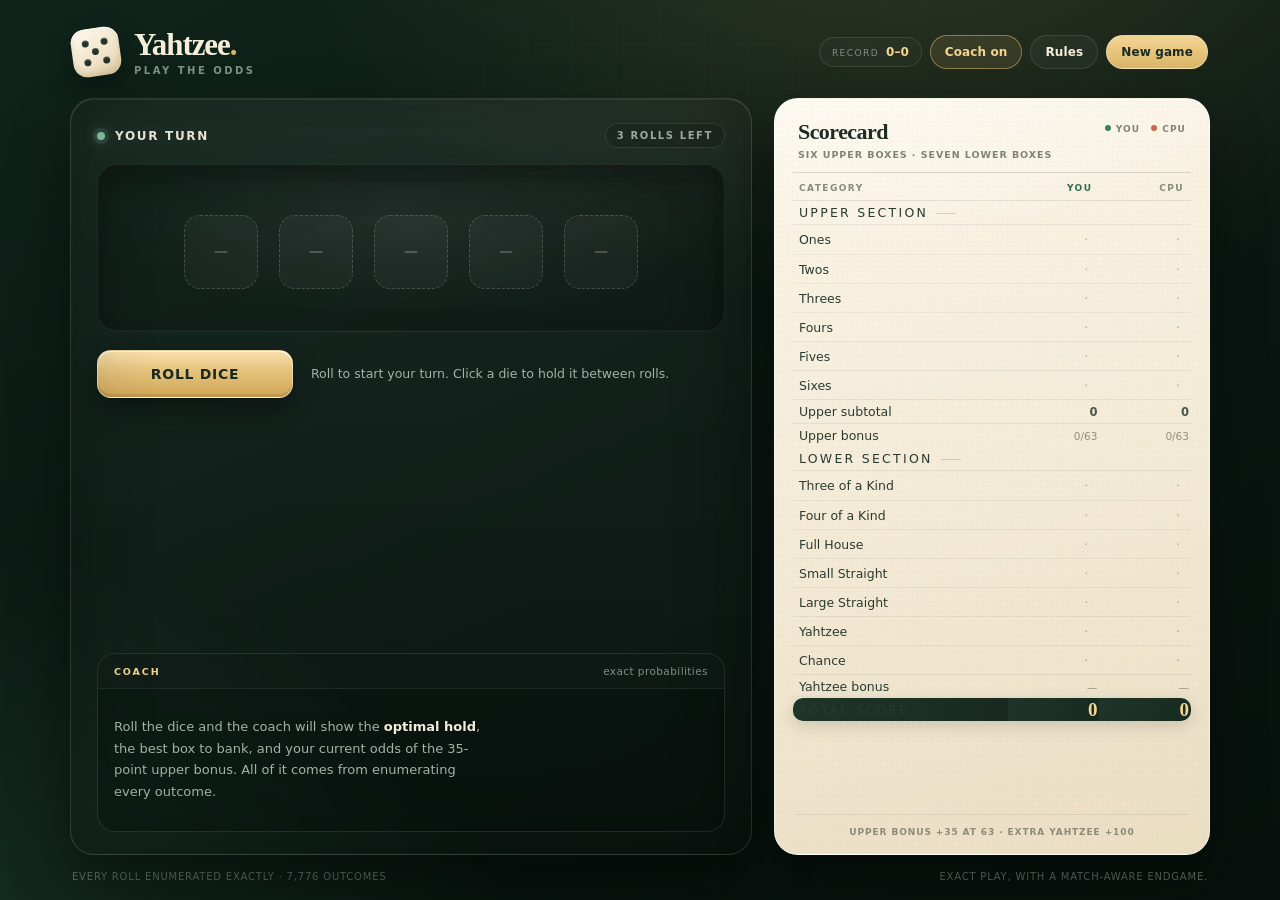
<file: index.html>
<!doctype html>
<html lang="en">
<head>
  <meta charset="utf-8">
  <meta name="viewport" content="width=device-width, initial-scale=1">
  <meta name="theme-color" content="#0b1712">
  <title>Yahtzee — Probability Engine</title>
  <meta name="description" content="Play Yahtzee against a computer that solves every roll with exact probabilities, an exact table for the rest of the game, and a match-aware endgame.">
  <link rel="icon" href="icon.svg" type="image/svg+xml">
  <link rel="stylesheet" href="styles.css">
</head>
<body>
  <div class="ambient" aria-hidden="true"></div>

  <div class="app">
    <header class="masthead">
      <div class="brand">
        <div class="brand-mark" aria-hidden="true">
          <span class="brand-pip bp1"></span>
          <span class="brand-pip bp2"></span>
          <span class="brand-pip bp3"></span>
          <span class="brand-pip bp4"></span>
          <span class="brand-pip bp5"></span>
        </div>
        <div class="brand-text">
          <h1>Yahtzee<span class="dot">.</span></h1>
          <p>Play the odds</p>
        </div>
      </div>

      <div class="masthead-actions">
        <div class="record" id="record" title="Your results this browser">
          <span class="record-label">Record</span>
          <span id="recordValue">0–0</span>
        </div>
        <button class="chip-btn" id="coachBtn" type="button" aria-pressed="true">Coach on</button>
        <button class="chip-btn" id="rulesBtn" type="button">Rules</button>
        <button class="chip-btn chip-primary" id="newBtn" type="button">New game</button>
      </div>
    </header>

    <main class="table">
      <section class="stage" aria-label="Play area">
        <div class="turn-head">
          <div class="turn-who">
            <span class="status-dot" id="statusDot"></span>
            <span id="turnName" aria-live="polite">Your turn</span>
          </div>
          <span class="rolls" id="rollsBadge">3 rolls</span>
        </div>

        <div class="dice-tray" id="diceTray" role="group" aria-label="Dice"></div>

        <div class="play-controls">
          <button id="rollBtn" class="roll-btn" type="button">Roll dice</button>
          <p class="prompt" id="prompt">Roll to start your turn. Click a die to hold it.</p>
        </div>

        <div class="insight" id="insight">
          <div class="insight-head">
            <span class="insight-tag" id="insightTag">Coach</span>
            <span class="insight-note" id="insightNote">exact probabilities</span>
          </div>
          <div class="insight-body" id="insightBody"></div>
        </div>
      </section>

      <aside class="score-panel" aria-label="Scorecard">
        <div class="scorecard-title">
          <div>
            <h2>Scorecard</h2>
            <p>Six upper boxes · seven lower boxes</p>
          </div>
          <div class="mini-legend" aria-hidden="true">
            <span class="legend-you">You</span>
            <span class="legend-cpu">CPU</span>
          </div>
        </div>
        <div class="scorecard-scroll">
          <table class="scorecard" id="scorecard">
            <thead>
              <tr>
                <th class="cat-col">Category</th>
                <th>You</th>
                <th>CPU</th>
              </tr>
            </thead>
            <tbody id="scoreBody"></tbody>
          </table>
        </div>
        <p class="scorecard-foot">Upper bonus +35 at 63 · extra Yahtzee +100</p>
      </aside>
    </main>

    <footer class="footer">
      <span>Every roll enumerated exactly · 7,776 outcomes</span>
      <span class="footer-right" id="recordNote">Exact play, with a match-aware endgame.</span>
    </footer>
  </div>

  <div class="sr-only" id="live" aria-live="polite"></div>

  <div class="loading" id="loading">
    <div class="loading-die" aria-hidden="true">
      <span></span><span></span><span></span><span></span><span></span>
    </div>
    <p>Solving the dice…</p>
  </div>

  <!-- Rules -->
  <div class="modal" id="rulesModal" hidden>
    <div class="modal-card rules-card" role="dialog" aria-modal="true" aria-labelledby="rulesTitle">
      <button class="modal-close" type="button" data-close="rulesModal" aria-label="Close rules">×</button>
      <p class="eyebrow">How to play</p>
      <h2 id="rulesTitle">The scorecard</h2>

      <div class="rules-grid">
        <section>
          <h3>Upper section</h3>
          <p><strong>Ones through Sixes.</strong> Score the sum of all dice showing that number. Reach <strong>63</strong> or more across the six upper boxes to earn the <strong>35-point upper bonus</strong>.</p>

          <h3>Lower section</h3>
          <ul>
            <li><b>Three of a Kind</b> — three or more alike: sum of all five dice.</li>
            <li><b>Four of a Kind</b> — four or more alike: sum of all five dice.</li>
            <li><b>Full House</b> — three of one number and two of another: <b>25</b>.</li>
            <li><b>Small Straight</b> — four dice in sequence: <b>30</b>.</li>
            <li><b>Large Straight</b> — five dice in sequence: <b>40</b>.</li>
            <li><b>Yahtzee</b> — five of a kind: <b>50</b>.</li>
            <li><b>Chance</b> — sum of all five dice.</li>
          </ul>
        </section>

        <section>
          <h3>Bonuses</h3>
          <p><strong>Upper bonus.</strong> 35 points when the upper section totals 63 or more.</p>
          <p><strong>Yahtzee bonus.</strong> After the Yahtzee box has been scored for 50, every extra five-of-a-kind is worth <strong>+100</strong>. A five-of-a-kind also counts as a full house (joker rule), and you may bank it in any open box.</p>
          <p class="rule-note">You get three rolls each turn. Hold any dice between rolls, then bank the result in one open box. You may stop and bank after any roll.</p>

          <h3>The opponent</h3>
          <p>The computer does not guess. It enumerates every distinct outcome of every remaining roll, solves each turn backwards by dynamic programming, and through round 11 scores into the box that maximises its expected final total. The value of the boxes it has left comes from a precomputed exact table over every reachable scorecard state.</p>
          <p>In the final two rounds it switches to <b>Match-W</b>. With both scorecards tracked, it maximises <b>P(win) + 0.5 × P(tie)</b> instead of average score, assuming you finish with the exact expected-score policy. It still enumerates every dice outcome on its own turn exactly.</p>
          <p class="rule-note">Early play maximises the exact <b>254.14</b> expected score; the endgame protects or chases the match.</p>
        </section>
      </div>

      <button class="btn-ghost-wide" type="button" data-close="rulesModal">Got it</button>
    </div>
  </div>

  <!-- Game over -->
  <div class="modal" id="overModal" hidden>
    <div class="modal-card over-card" role="dialog" aria-modal="true" aria-labelledby="overTitle">
      <p class="eyebrow" id="overEyebrow">Final scores</p>
      <h2 id="overTitle">You win.</h2>
      <div class="final-scores" id="finalScores"></div>
      <div class="final-detail" id="finalDetail"></div>
      <div class="over-actions">
        <button class="btn-gold" type="button" id="playAgain">Play again</button>
        <button class="btn-ghost-wide" type="button" data-close="overModal">Look at the board</button>
      </div>
    </div>
  </div>

  <script src="src/optimal-table.js"></script>
  <script src="src/engine.js"></script>
  <script src="src/match-solver.js"></script>
  <script src="src/app.js"></script>
</body>
</html>
</file>
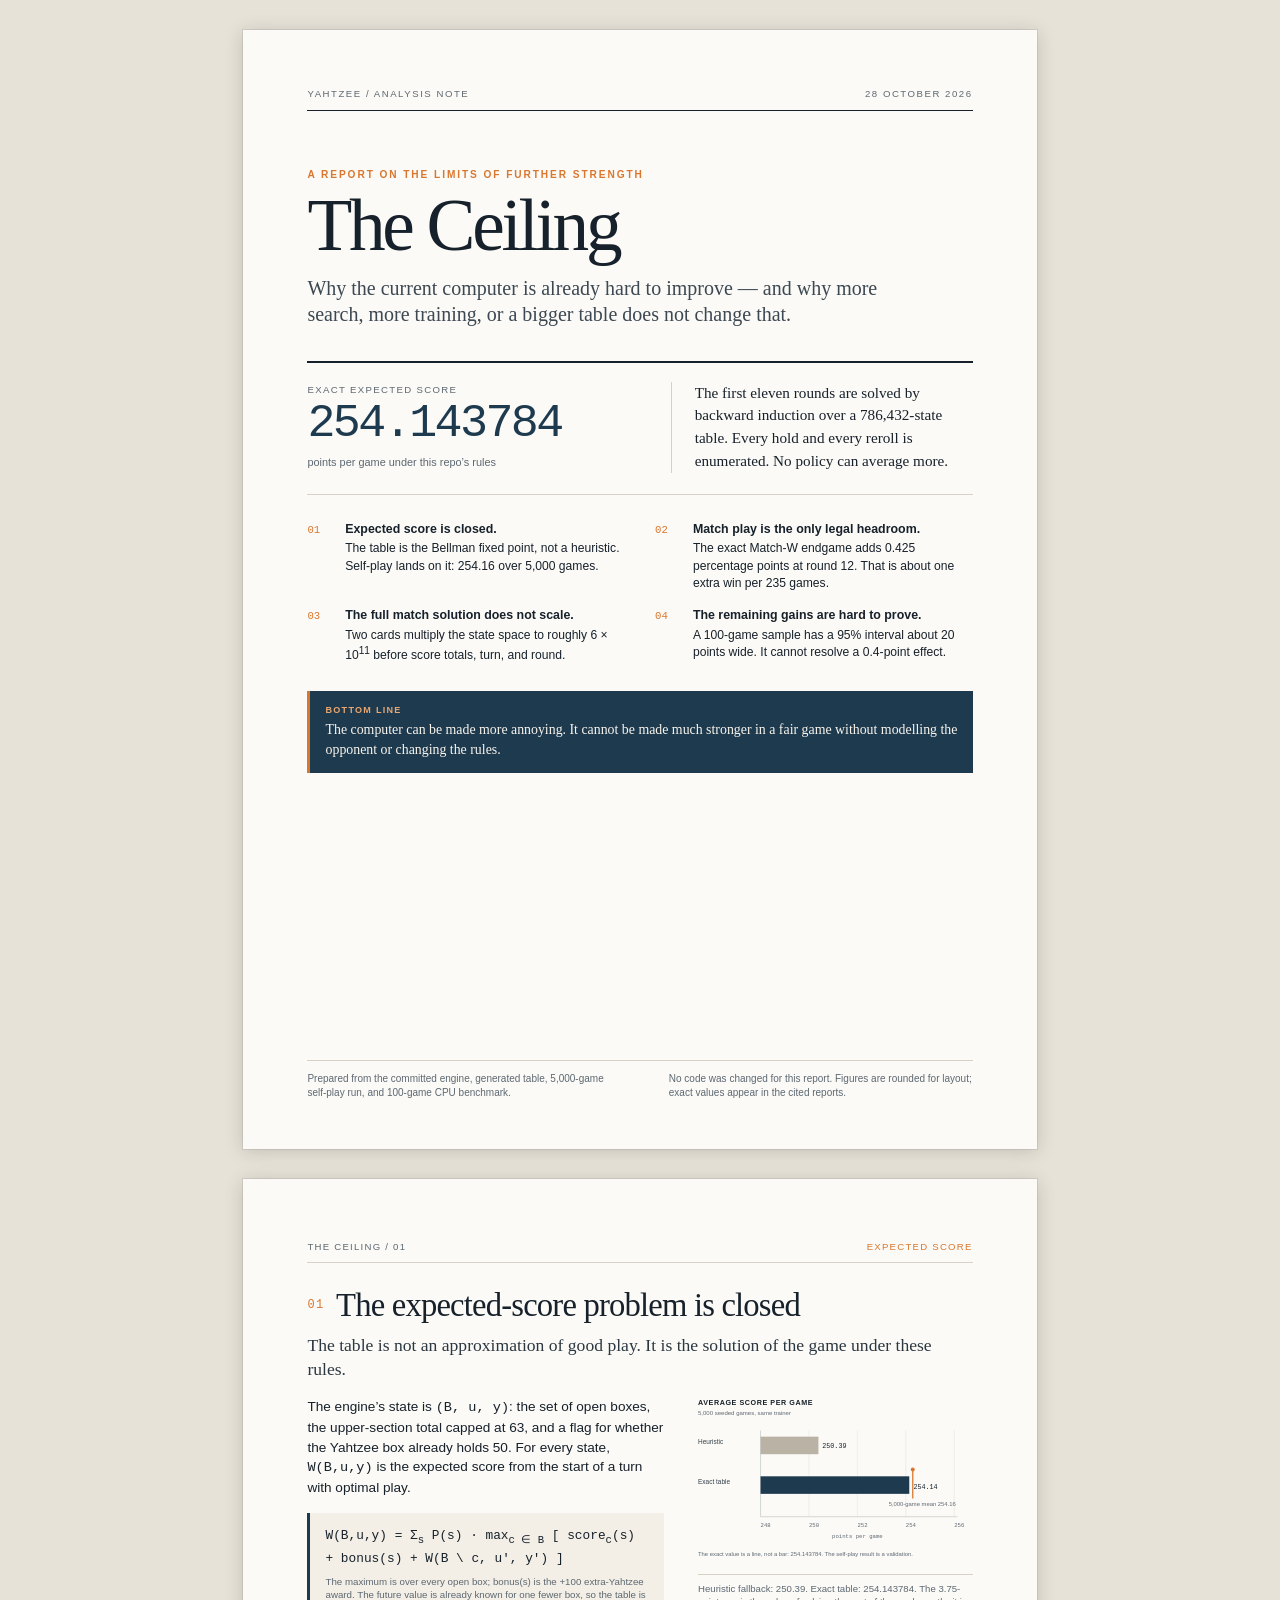
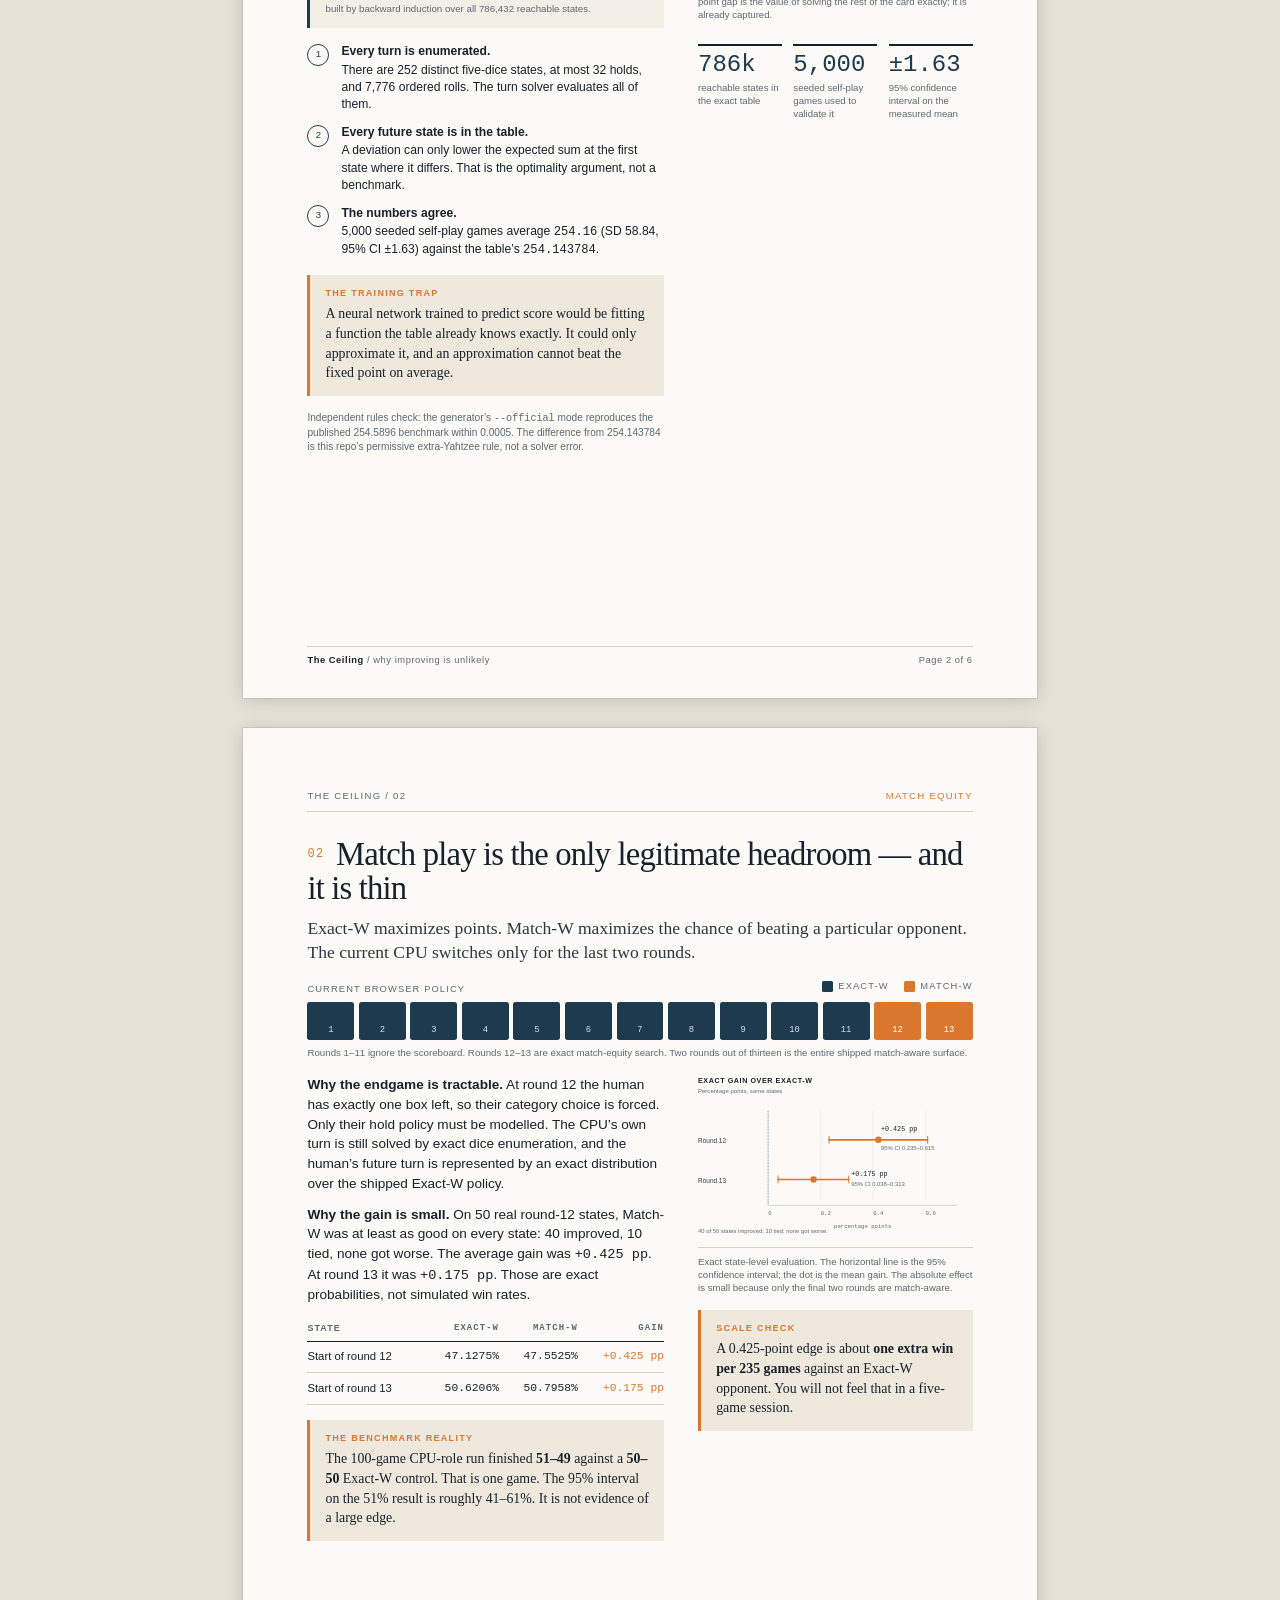
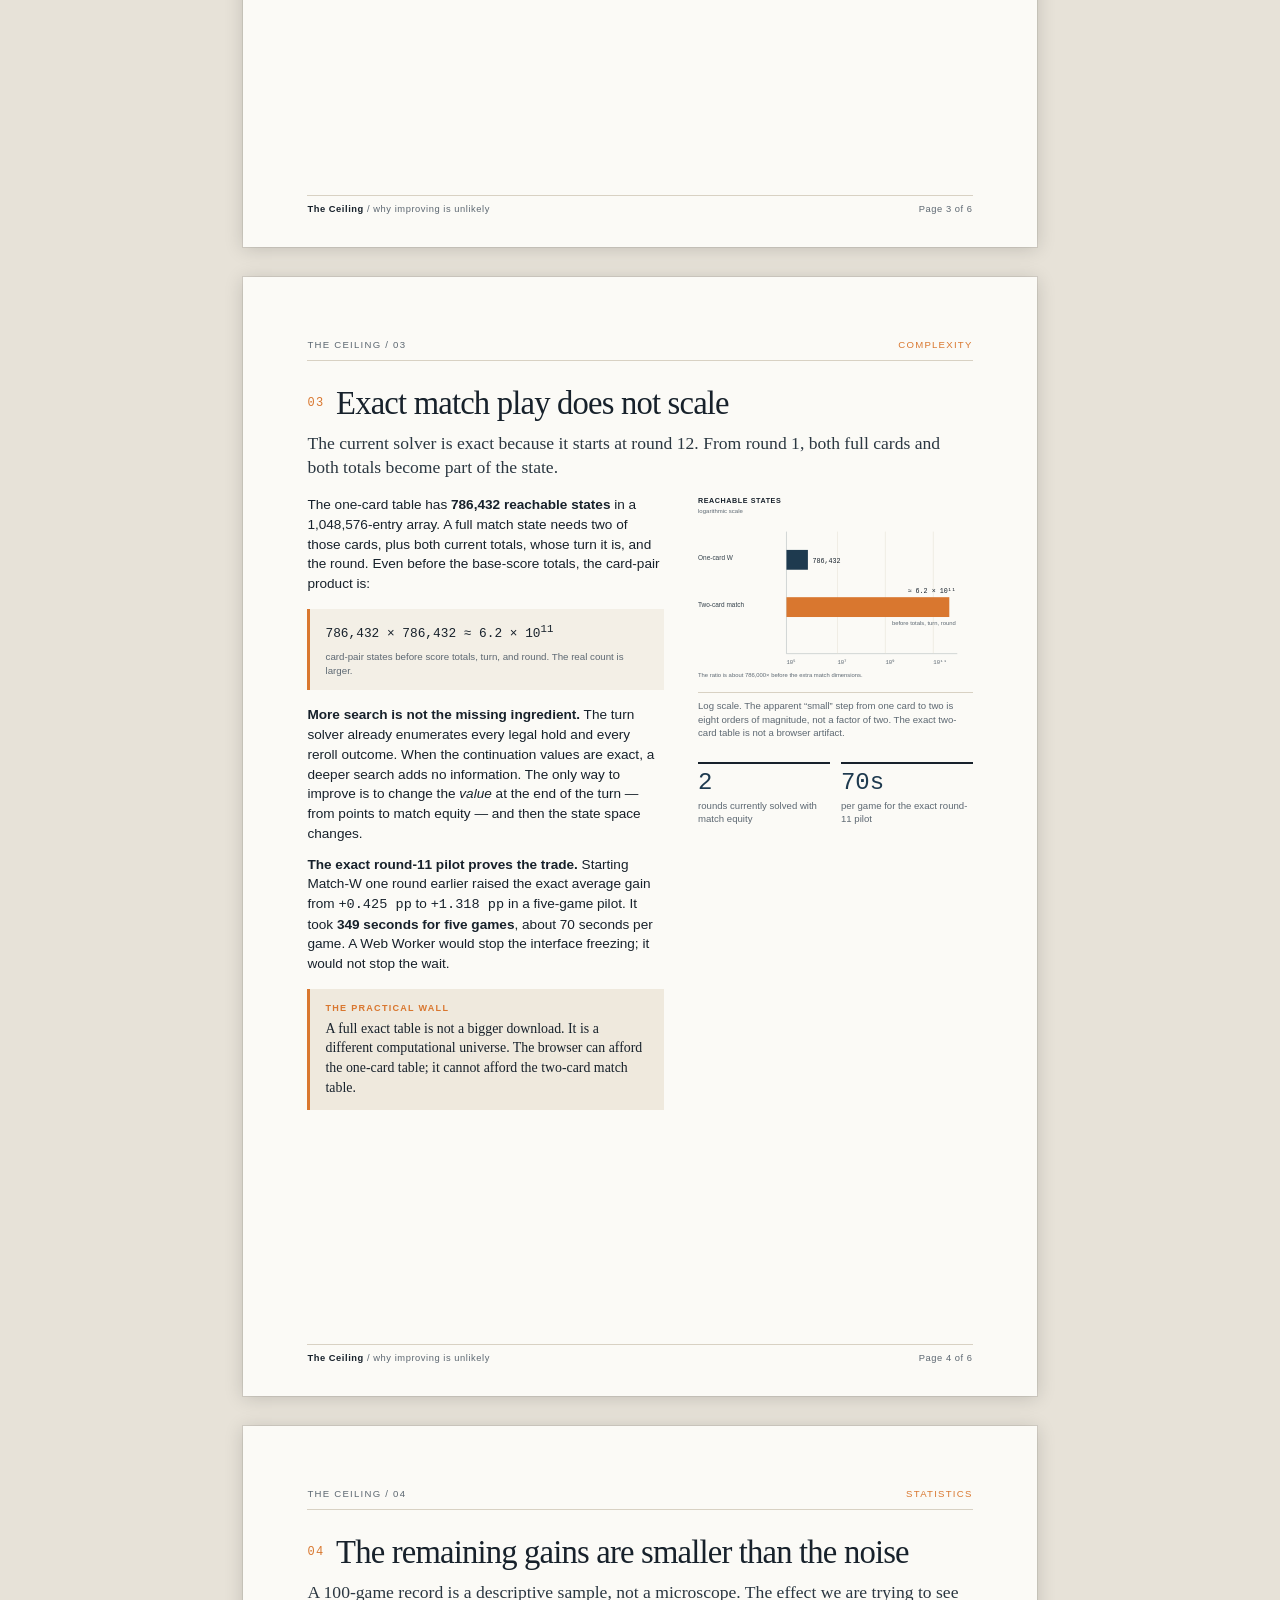
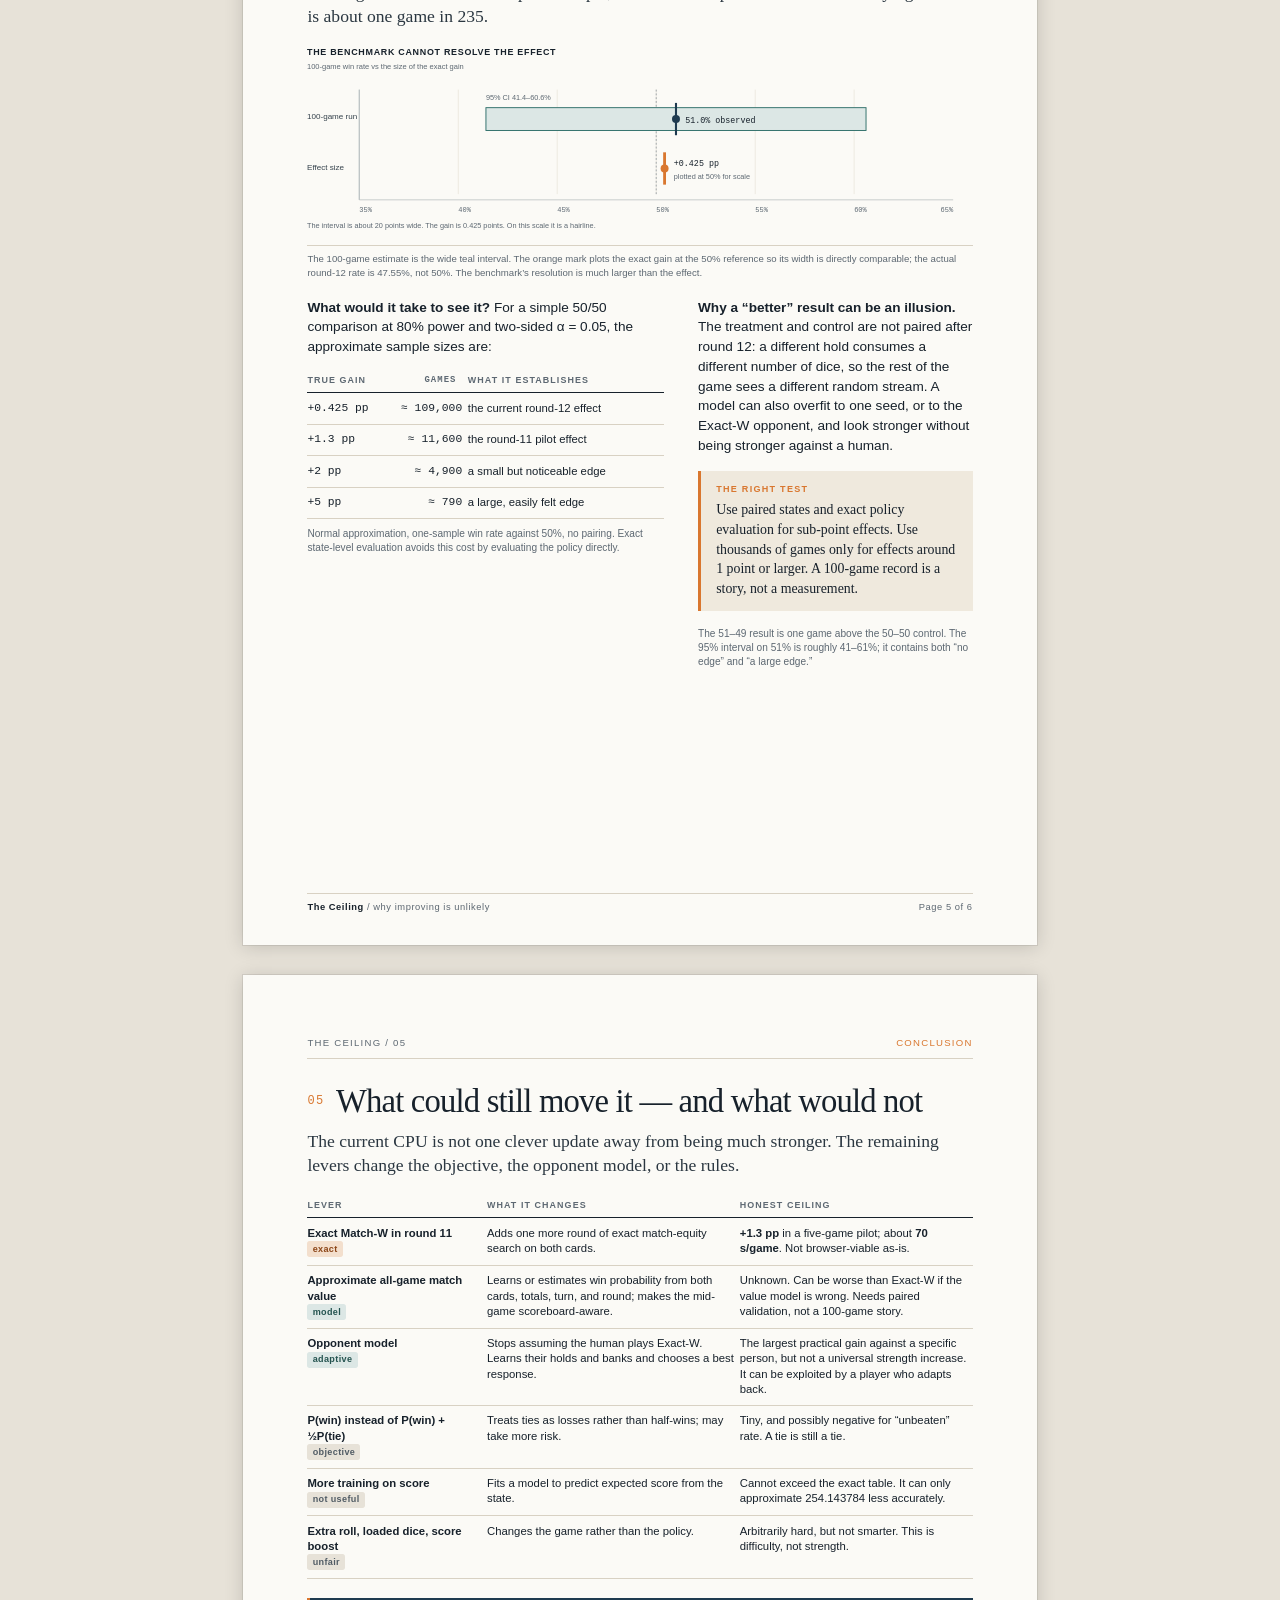
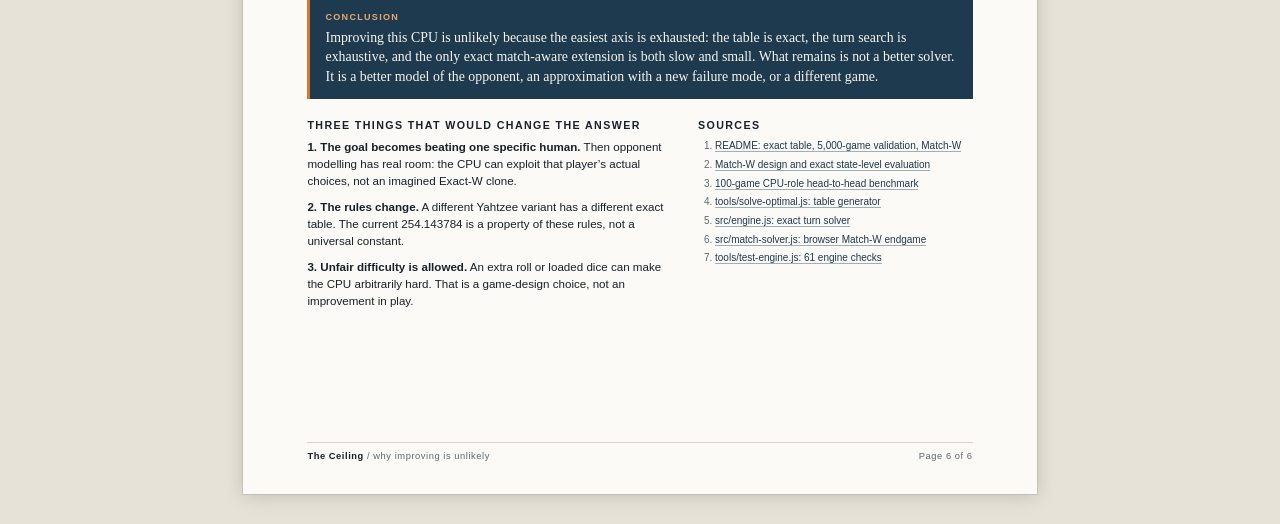
<file: reports/why-improving-is-unlikely.html>
<!doctype html>
<html lang="en">
<head>
<meta charset="utf-8">
<meta name="viewport" content="width=device-width, initial-scale=1">
<title>The Ceiling — Why the Yahtzee CPU Is Hard to Improve</title>
<style>
  :root {
    --ink: #17212b;
    --muted: #5d6872;
    --paper: #fbfaf6;
    --line: #d8d1c3;
    --soft: #efe9dd;
    --accent: #d9772f;
    --accent-soft: #f3dfcd;
    --navy: #1e3a4f;
    --teal: #2f6f6a;
    --red: #a4483f;
  }
  * { box-sizing: border-box; }
  html, body { margin: 0; padding: 0; }
  body {
    background: #e7e2d8;
    color: var(--ink);
    font-family: "Segoe UI", "Helvetica Neue", Arial, sans-serif;
    font-size: 10.2pt;
    line-height: 1.45;
    -webkit-print-color-adjust: exact;
    print-color-adjust: exact;
  }
  .page {
    position: relative;
    width: 210mm;
    height: 296mm;
    padding: 16mm 17mm 21mm;
    margin: 8mm auto;
    background: var(--paper);
    box-shadow: 0 2px 18px rgba(0, 0, 0, 0.16);
    overflow: hidden;
    page-break-after: always;
  }
  .page:last-child { page-break-after: auto; }
  .page-head {
    display: flex;
    align-items: baseline;
    justify-content: space-between;
    border-bottom: 0.5pt solid var(--line);
    padding-bottom: 2.2mm;
    margin-bottom: 7mm;
    color: var(--muted);
    font-size: 7.2pt;
    letter-spacing: 0.13em;
    text-transform: uppercase;
  }
  .page-head .right { color: var(--accent); }
  .page-foot {
    position: absolute;
    left: 17mm;
    right: 17mm;
    bottom: 8mm;
    display: flex;
    align-items: baseline;
    justify-content: space-between;
    border-top: 0.5pt solid var(--line);
    padding-top: 2mm;
    color: var(--muted);
    font-size: 7pt;
    letter-spacing: 0.06em;
  }
  .page-foot strong { color: var(--ink); font-weight: 600; }
  .kicker {
    color: var(--accent);
    font-size: 7.6pt;
    font-weight: 700;
    letter-spacing: 0.19em;
    text-transform: uppercase;
    margin: 0 0 2.5mm;
  }
  h1, h2, h3, p, blockquote { margin-top: 0; }
  h1 {
    font-family: Georgia, "Times New Roman", serif;
    font-weight: 400;
    font-size: 49pt;
    line-height: 0.92;
    letter-spacing: -0.045em;
    margin: 0 0 4mm;
  }
  h2 {
    font-family: Georgia, "Times New Roman", serif;
    font-weight: 400;
    font-size: 24.5pt;
    line-height: 1.03;
    letter-spacing: -0.025em;
    margin: 0 0 3mm;
  }
  h2 .num {
    display: inline-block;
    color: var(--accent);
    font-family: "Cascadia Mono", Consolas, monospace;
    font-size: 9pt;
    letter-spacing: 0.12em;
    vertical-align: 6pt;
    margin-right: 3mm;
  }
  h3 {
    font-size: 8pt;
    font-weight: 700;
    letter-spacing: 0.13em;
    text-transform: uppercase;
    margin: 0 0 1.5mm;
  }
  .lede {
    font-family: Georgia, "Times New Roman", serif;
    font-size: 13.2pt;
    line-height: 1.36;
    color: #2b3741;
    margin-bottom: 4mm;
  }
  p { margin-bottom: 2.5mm; }
  strong { font-weight: 650; }
  em { font-style: italic; }
  .muted { color: var(--muted); }
  .mono {
    font-family: "Cascadia Mono", Consolas, monospace;
    font-variant-numeric: tabular-nums;
  }
  .small { font-size: 8.7pt; }
  .tiny { font-size: 7.6pt; line-height: 1.38; }
  .rule { border: 0; border-top: 0.5pt solid var(--line); margin: 4mm 0; }
  .accent { color: var(--accent); }
  .navy { color: var(--navy); }
  .red { color: var(--red); }

  /* Cover */
  .cover { padding-top: 15mm; }
  .cover-top {
    display: flex;
    justify-content: space-between;
    color: var(--muted);
    font-size: 7.2pt;
    letter-spacing: 0.16em;
    text-transform: uppercase;
    padding-bottom: 2.5mm;
    border-bottom: 0.8pt solid var(--ink);
  }
  .cover-top .accent { color: var(--accent); }
  .cover .kicker { margin-top: 15mm; }
  .cover h1 { font-size: 55pt; margin-bottom: 4mm; }
  .dek {
    font-family: Georgia, "Times New Roman", serif;
    font-size: 15pt;
    line-height: 1.3;
    color: #3c4852;
    max-width: 158mm;
    margin-bottom: 9mm;
  }
  .hero-grid {
    display: grid;
    grid-template-columns: 1.05fr 0.95fr;
    gap: 8mm;
    align-items: stretch;
    border-top: 2pt solid var(--ink);
    border-bottom: 0.5pt solid var(--line);
    padding: 5mm 0 5.5mm;
    margin-bottom: 7mm;
  }
  .hero-number { display: flex; flex-direction: column; justify-content: center; }
  .hero-label {
    color: var(--muted);
    font-size: 7.2pt;
    letter-spacing: 0.14em;
    text-transform: uppercase;
    margin-bottom: 1mm;
  }
  .hero-value {
    font-family: "Cascadia Mono", Consolas, monospace;
    font-size: 35pt;
    line-height: 1;
    letter-spacing: -0.055em;
    color: var(--navy);
    white-space: nowrap;
  }
  .hero-note { color: var(--muted); font-size: 8.2pt; margin-top: 2mm; }
  .hero-copy {
    border-left: 0.5pt solid var(--line);
    padding-left: 6mm;
    display: flex;
    flex-direction: column;
    justify-content: center;
  }
  .hero-copy p { font-family: Georgia, "Times New Roman", serif; font-size: 11.4pt; line-height: 1.5; margin: 0; }
  .findings {
    display: grid;
    grid-template-columns: 1fr 1fr;
    gap: 4mm 8mm;
    margin-bottom: 7mm;
  }
  .finding { display: grid; grid-template-columns: 8mm 1fr; gap: 2mm; }
  .finding .n {
    color: var(--accent);
    font-family: "Cascadia Mono", Consolas, monospace;
    font-size: 8pt;
    padding-top: 0.5mm;
  }
  .finding p { font-size: 9.1pt; line-height: 1.42; margin: 0; }
  .finding strong { display: block; margin-bottom: 0.5mm; font-size: 9.3pt; }
  .cover-bottom {
    position: absolute;
    left: 17mm;
    right: 17mm;
    bottom: 13mm;
    display: flex;
    justify-content: space-between;
    gap: 12mm;
    border-top: 0.5pt solid var(--line);
    padding-top: 3mm;
    color: var(--muted);
    font-size: 7.5pt;
    line-height: 1.4;
  }
  .cover-bottom p { margin: 0; max-width: 88mm; }

  /* Grids */
  .cols {
    display: grid;
    grid-template-columns: 1.13fr 0.87fr;
    gap: 9mm;
    align-items: start;
  }
  .cols-wide { grid-template-columns: 1fr 0.72fr; }
  .stack > * + * { margin-top: 3mm; }
  .chart { margin: 0; }
  .chart svg { display: block; width: 100%; height: auto; }
  .chart figcaption {
    color: var(--muted);
    font-size: 7.2pt;
    line-height: 1.38;
    border-top: 0.5pt solid var(--line);
    padding-top: 1.8mm;
    margin-top: 1.5mm;
  }
  .svg-title { fill: var(--ink); font-size: 9.4px; font-weight: 700; letter-spacing: 0.08em; text-transform: uppercase; }
  .svg-sub { fill: var(--muted); font-size: 7.9px; }
  .svg-label { fill: #34414b; font-size: 8.5px; }
  .svg-num { fill: var(--ink); font-family: "Cascadia Mono", Consolas, monospace; font-size: 8.8px; }
  .svg-note { fill: var(--muted); font-size: 7.7px; }
  .svg-tick { fill: var(--muted); font-family: "Cascadia Mono", Consolas, monospace; font-size: 7.4px; }
  .svg-axis { stroke: #aeb5b8; stroke-width: 0.7; }
  .svg-grid { stroke: #e3ddd1; stroke-width: 0.6; }
  .svg-zero { stroke: #8a949b; stroke-width: 0.8; stroke-dasharray: 2 2; }

  .formula {
    background: #f3efe6;
    border-left: 3px solid var(--navy);
    padding: 3.2mm 4mm 3.4mm;
    margin: 4mm 0;
    font-family: Georgia, "Times New Roman", serif;
    font-size: 10.1pt;
    line-height: 1.5;
  }
  .formula .mono { font-size: 9.6pt; }
  .formula .where { display: block; color: var(--muted); font-family: "Segoe UI", Arial, sans-serif; font-size: 7.3pt; line-height: 1.4; margin-top: 1.8mm; }
  .proof-list { display: grid; gap: 2.8mm; margin-top: 3mm; }
  .proof { display: grid; grid-template-columns: 7mm 1fr; gap: 2mm; }
  .proof .pn {
    width: 5.8mm;
    height: 5.8mm;
    border: 0.7pt solid var(--navy);
    border-radius: 50%;
    color: var(--navy);
    font-family: "Cascadia Mono", Consolas, monospace;
    font-size: 7.2pt;
    display: flex;
    align-items: center;
    justify-content: center;
    margin-top: 0.2mm;
  }
  .proof p { margin: 0; font-size: 9.1pt; line-height: 1.42; }
  .proof strong { display: block; margin-bottom: 0.3mm; }

  .callout {
    background: var(--soft);
    border-left: 3px solid var(--accent);
    padding: 3.4mm 4mm;
    margin: 4mm 0;
  }
  .callout p { margin: 0; font-family: Georgia, "Times New Roman", serif; font-size: 10.4pt; line-height: 1.42; }
  .callout .label {
    display: block;
    font-family: "Segoe UI", Arial, sans-serif;
    font-size: 6.8pt;
    font-weight: 700;
    letter-spacing: 0.14em;
    text-transform: uppercase;
    color: var(--accent);
    margin-bottom: 1mm;
  }
  .callout.dark { background: var(--navy); border-left-color: var(--accent); color: #f9f5ed; }
  .callout.dark .label { color: #e9a66f; }
  .callout.dark p { color: #f9f5ed; }

  .stat-row { display: grid; grid-template-columns: repeat(3, 1fr); gap: 3mm; margin: 3mm 0; }
  .stat { border-top: 2pt solid var(--ink); padding-top: 2mm; }
  .stat .v { font-family: "Cascadia Mono", Consolas, monospace; font-size: 18pt; line-height: 1; color: var(--navy); }
  .stat .l { color: var(--muted); font-size: 7.2pt; line-height: 1.35; margin-top: 1.3mm; }

  /* Timeline */
  .timeline { margin: 3mm 0 4mm; }
  .timeline-head { display: flex; justify-content: space-between; align-items: baseline; margin-bottom: 1.5mm; }
  .timeline-head span { font-size: 7pt; letter-spacing: 0.12em; text-transform: uppercase; color: var(--muted); }
  .timeline-head .legend { display: flex; gap: 4mm; }
  .key { display: inline-flex; align-items: center; gap: 1.4mm; }
  .key i { display: inline-block; width: 3mm; height: 3mm; border-radius: 0.4mm; }
  .cells { display: grid; grid-template-columns: repeat(13, 1fr); gap: 1.2mm; }
  .cell {
    height: 10mm;
    border-radius: 0.7mm;
    display: flex;
    align-items: flex-end;
    justify-content: center;
    padding-bottom: 1mm;
    font-family: "Cascadia Mono", Consolas, monospace;
    font-size: 6.6pt;
    color: rgba(255,255,255,0.84);
  }
  .cell.exact { background: var(--navy); }
  .cell.match { background: var(--accent); color: #fff; }
  .timeline-note { color: var(--muted); font-size: 7.3pt; margin-top: 1.5mm; }

  table { width: 100%; border-collapse: collapse; font-size: 8.5pt; }
  th {
    text-align: left;
    font-size: 6.7pt;
    letter-spacing: 0.12em;
    text-transform: uppercase;
    color: var(--muted);
    border-bottom: 0.8pt solid var(--ink);
    padding: 1.5mm 1.5mm 1.5mm 0;
  }
  td { border-bottom: 0.5pt solid var(--line); padding: 2mm 1.5mm 2mm 0; vertical-align: top; line-height: 1.35; }
  th:last-child, td:last-child { padding-right: 0; }
  td.num, th.num { text-align: right; font-family: "Cascadia Mono", Consolas, monospace; font-variant-numeric: tabular-nums; }
  tr.total td { border-bottom: 0.8pt solid var(--ink); font-weight: 650; }
  .tag {
    display: inline-block;
    padding: 0.5mm 1.4mm;
    border-radius: 0.7mm;
    background: var(--accent-soft);
    color: #8b4517;
    font-size: 6.8pt;
    font-weight: 700;
    letter-spacing: 0.04em;
    white-space: nowrap;
  }
  .tag.cool { background: #dce7e5; color: #24534f; }
  .tag.gray { background: #e7e2d8; color: #505b64; }
  .sample-table { table-layout: fixed; }
  .sample-table th:nth-child(1), .sample-table td:nth-child(1) { width: 20%; }
  .sample-table th:nth-child(2), .sample-table td:nth-child(2) { width: 25%; }
  .sample-table th:nth-child(2) { padding-right: 3mm; }
  .sample-table th:nth-child(3), .sample-table td:nth-child(3) { width: 55%; }

  .refs { font-size: 7.5pt; line-height: 1.45; color: var(--muted); }
  .refs a { color: var(--navy); text-decoration: none; border-bottom: 0.5pt solid #9db0ba; }
  .refs li { margin-bottom: 1.1mm; }
  .refs ol { margin: 0; padding-left: 4.5mm; }

  @page { size: A4; margin: 0; }
  @media print {
    body { background: #fff; }
    .page { margin: 0; box-shadow: none; }
  }
  @media screen {
    .page { outline: 1px solid rgba(0,0,0,0.08); }
  }
</style>
</head>
<body>
<main>

  <!-- ============================ PAGE 1 ============================ -->
  <section class="page cover">
    <div class="cover-top">
      <span>Yahtzee / Analysis note</span>
      <span>28 October 2026</span>
    </div>

    <p class="kicker">A report on the limits of further strength</p>
    <h1>The Ceiling</h1>
    <p class="dek">Why the current computer is already hard to improve — and why more search, more training, or a bigger table does not change that.</p>

    <div class="hero-grid">
      <div class="hero-number">
        <span class="hero-label">Exact expected score</span>
        <span class="hero-value">254.143784</span>
        <span class="hero-note">points per game under this repo’s rules</span>
      </div>
      <div class="hero-copy">
        <p>The first eleven rounds are solved by backward induction over a 786,432-state table. Every hold and every reroll is enumerated. No policy can average more.</p>
      </div>
    </div>

    <div class="findings">
      <div class="finding">
        <span class="n">01</span>
        <p><strong>Expected score is closed.</strong> The table is the Bellman fixed point, not a heuristic. Self-play lands on it: 254.16 over 5,000 games.</p>
      </div>
      <div class="finding">
        <span class="n">02</span>
        <p><strong>Match play is the only legal headroom.</strong> The exact Match-W endgame adds 0.425 percentage points at round 12. That is about one extra win per 235 games.</p>
      </div>
      <div class="finding">
        <span class="n">03</span>
        <p><strong>The full match solution does not scale.</strong> Two cards multiply the state space to roughly 6 × 10<sup>11</sup> before score totals, turn, and round.</p>
      </div>
      <div class="finding">
        <span class="n">04</span>
        <p><strong>The remaining gains are hard to prove.</strong> A 100-game sample has a 95% interval about 20 points wide. It cannot resolve a 0.4-point effect.</p>
      </div>
    </div>

    <div class="callout dark">
      <span class="label">Bottom line</span>
      <p>The computer can be made more annoying. It cannot be made much stronger in a fair game without modelling the opponent or changing the rules.</p>
    </div>

    <div class="cover-bottom">
      <p>Prepared from the committed engine, generated table, 5,000-game self-play run, and 100-game CPU benchmark.</p>
      <p>No code was changed for this report. Figures are rounded for layout; exact values appear in the cited reports.</p>
    </div>
  </section>

  <!-- ============================ PAGE 2 ============================ -->
  <section class="page">
    <div class="page-head">
      <span>The Ceiling / 01</span>
      <span class="right">Expected score</span>
    </div>

    <h2><span class="num">01</span>The expected-score problem is closed</h2>
    <p class="lede">The table is not an approximation of good play. It is the solution of the game under these rules.</p>

    <div class="cols">
      <div class="stack">
        <p>The engine’s state is <span class="mono">(B, u, y)</span>: the set of open boxes, the upper-section total capped at 63, and a flag for whether the Yahtzee box already holds 50. For every state, <span class="mono">W(B,u,y)</span> is the expected score from the start of a turn with optimal play.</p>

        <div class="formula">
          <span class="mono">W(B,u,y) = Σ<sub>s</sub> P(s) · max<sub>c ∈ B</sub> [ score<sub>c</sub>(s) + bonus(s) + W(B \ c, u′, y′) ]</span>
          <span class="where">The maximum is over every open box; bonus(s) is the +100 extra-Yahtzee award. The future value is already known for one fewer box, so the table is built by backward induction over all 786,432 reachable states.</span>
        </div>

        <div class="proof-list">
          <div class="proof">
            <span class="pn">1</span>
            <p><strong>Every turn is enumerated.</strong> There are 252 distinct five-dice states, at most 32 holds, and 7,776 ordered rolls. The turn solver evaluates all of them.</p>
          </div>
          <div class="proof">
            <span class="pn">2</span>
            <p><strong>Every future state is in the table.</strong> A deviation can only lower the expected sum at the first state where it differs. That is the optimality argument, not a benchmark.</p>
          </div>
          <div class="proof">
            <span class="pn">3</span>
            <p><strong>The numbers agree.</strong> 5,000 seeded self-play games average <span class="mono">254.16</span> (SD 58.84, 95% CI ±1.63) against the table’s <span class="mono">254.143784</span>.</p>
          </div>
        </div>

        <div class="callout">
          <span class="label">The training trap</span>
          <p>A neural network trained to predict score would be fitting a function the table already knows exactly. It could only approximate it, and an approximation cannot beat the fixed point on average.</p>
        </div>

        <p class="tiny muted" style="margin-top:3mm;">Independent rules check: the generator’s <span class="mono">--official</span> mode reproduces the published 254.5896 benchmark within 0.0005. The difference from 254.143784 is this repo’s permissive extra-Yahtzee rule, not a solver error.</p>
      </div>

      <div>
        <figure class="chart">
          <svg viewBox="0 0 360 224" role="img" aria-labelledby="chart1-title chart1-desc">
            <title id="chart1-title">Average score per game: heuristic versus exact table</title>
            <desc id="chart1-desc">The heuristic fallback averages 250.39 points; the exact table is 254.143784; 5,000-game self-play averages 254.16.</desc>
            <text x="0" y="11" class="svg-title">Average score per game</text>
            <text x="0" y="24" class="svg-sub">5,000 seeded games, same trainer</text>

            <g transform="translate(0,44)">
              <line x1="82" y1="0" x2="82" y2="113" class="svg-axis"/>
              <line x1="82" y1="113" x2="340" y2="113" class="svg-axis"/>
              <line x1="145.5" y1="0" x2="145.5" y2="113" class="svg-grid"/>
              <line x1="209" y1="0" x2="209" y2="113" class="svg-grid"/>
              <line x1="272.5" y1="0" x2="272.5" y2="113" class="svg-grid"/>
              <line x1="336" y1="0" x2="336" y2="113" class="svg-grid"/>

              <text x="0" y="18" class="svg-label">Heuristic</text>
              <rect x="82" y="8" width="75.9" height="23" fill="#b9b2a5"/>
              <text x="163" y="23" class="svg-num">250.39</text>

              <text x="0" y="70" class="svg-label">Exact table</text>
              <rect x="82" y="60" width="195.0" height="23" fill="#1e3a4f"/>
              <text x="282.5" y="76" class="svg-num">254.14</text>

              <line x1="281.6" y1="51" x2="281.6" y2="89" stroke="#d9772f" stroke-width="1.7"/>
              <circle cx="281.6" cy="51" r="2.6" fill="#d9772f"/>
              <text x="250" y="99" class="svg-note">5,000-game mean 254.16</text>

              <text x="82" y="126" class="svg-tick">248</text>
              <text x="145.5" y="126" class="svg-tick">250</text>
              <text x="209" y="126" class="svg-tick">252</text>
              <text x="272.5" y="126" class="svg-tick">254</text>
              <text x="336" y="126" class="svg-tick">256</text>
              <text x="209" y="141" class="svg-tick" text-anchor="middle">points per game</text>
            </g>

            <text x="0" y="208" class="svg-note">The exact value is a line, not a bar: 254.143784. The self-play result is a validation.</text>
          </svg>
          <figcaption>Heuristic fallback: 250.39. Exact table: 254.143784. The 3.75-point gap is the value of solving the rest of the card exactly; it is already captured.</figcaption>
        </figure>

        <div class="stat-row" style="margin-top:6mm;">
          <div class="stat"><div class="v">786k</div><div class="l">reachable states in the exact table</div></div>
          <div class="stat"><div class="v">5,000</div><div class="l">seeded self-play games used to validate it</div></div>
          <div class="stat"><div class="v">±1.63</div><div class="l">95% confidence interval on the measured mean</div></div>
        </div>
      </div>
    </div>

    <div class="page-foot">
      <span><strong>The Ceiling</strong> / why improving is unlikely</span>
      <span>Page 2 of 6</span>
    </div>
  </section>

  <!-- ============================ PAGE 3 ============================ -->
  <section class="page">
    <div class="page-head">
      <span>The Ceiling / 02</span>
      <span class="right">Match equity</span>
    </div>

    <h2><span class="num">02</span>Match play is the only legitimate headroom — and it is thin</h2>
    <p class="lede">Exact-W maximizes points. Match-W maximizes the chance of beating a particular opponent. The current CPU switches only for the last two rounds.</p>

    <div class="timeline">
      <div class="timeline-head">
        <span>Current browser policy</span>
        <span class="legend">
          <span class="key"><i style="background:#1e3a4f"></i>Exact-W</span>
          <span class="key"><i style="background:#d9772f"></i>Match-W</span>
        </span>
      </div>
      <div class="cells">
        <div class="cell exact">1</div><div class="cell exact">2</div><div class="cell exact">3</div><div class="cell exact">4</div><div class="cell exact">5</div><div class="cell exact">6</div><div class="cell exact">7</div><div class="cell exact">8</div><div class="cell exact">9</div><div class="cell exact">10</div><div class="cell exact">11</div><div class="cell match">12</div><div class="cell match">13</div>
      </div>
      <div class="timeline-note">Rounds 1–11 ignore the scoreboard. Rounds 12–13 are exact match-equity search. Two rounds out of thirteen is the entire shipped match-aware surface.</div>
    </div>

    <div class="cols">
      <div class="stack">
        <p><strong>Why the endgame is tractable.</strong> At round 12 the human has exactly one box left, so their category choice is forced. Only their hold policy must be modelled. The CPU’s own turn is still solved by exact dice enumeration, and the human’s future turn is represented by an exact distribution over the shipped Exact-W policy.</p>

        <p><strong>Why the gain is small.</strong> On 50 real round-12 states, Match-W was at least as good on every state: 40 improved, 10 tied, none got worse. The average gain was <span class="mono">+0.425 pp</span>. At round 13 it was <span class="mono">+0.175 pp</span>. Those are exact probabilities, not simulated win rates.</p>

        <table aria-label="Exact state-level comparison">
          <thead>
            <tr><th>State</th><th class="num">Exact-W</th><th class="num">Match-W</th><th class="num">Gain</th></tr>
          </thead>
          <tbody>
            <tr><td>Start of round 12</td><td class="num">47.1275%</td><td class="num">47.5525%</td><td class="num accent">+0.425 pp</td></tr>
            <tr><td>Start of round 13</td><td class="num">50.6206%</td><td class="num">50.7958%</td><td class="num accent">+0.175 pp</td></tr>
          </tbody>
        </table>

        <div class="callout" style="margin-top:4mm;">
          <span class="label">The benchmark reality</span>
          <p>The 100-game CPU-role run finished <strong>51–49</strong> against a <strong>50–50</strong> Exact-W control. That is one game. The 95% interval on the 51% result is roughly 41–61%. It is not evidence of a large edge.</p>
        </div>
      </div>

      <div>
        <figure class="chart">
          <svg viewBox="0 0 360 218" role="img" aria-labelledby="chart2-title chart2-desc">
            <title id="chart2-title">Exact win-probability gain from Match-W</title>
            <desc id="chart2-desc">Round 12 gains 0.425 percentage points with a confidence interval from 0.235 to 0.615. Round 13 gains 0.175 points with an interval from 0.038 to 0.313.</desc>
            <text x="0" y="11" class="svg-title">Exact gain over Exact-W</text>
            <text x="0" y="24" class="svg-sub">Percentage points, same states</text>

            <g transform="translate(0,47)">
              <line x1="92" y1="0" x2="92" y2="124" class="svg-zero"/>
              <line x1="92" y1="124" x2="340" y2="124" class="svg-axis"/>
              <line x1="92" y1="0" x2="92" y2="124" class="svg-axis"/>

              <line x1="160.9" y1="0" x2="160.9" y2="118" class="svg-grid"/>
              <line x1="229.7" y1="0" x2="229.7" y2="118" class="svg-grid"/>
              <line x1="298.6" y1="0" x2="298.6" y2="118" class="svg-grid"/>

              <text x="0" y="42" class="svg-label">Round 12</text>
              <line x1="171.9" y1="38" x2="301.1" y2="38" stroke="#d9772f" stroke-width="2.2" stroke-linecap="round"/>
              <line x1="171.9" y1="33" x2="171.9" y2="43" stroke="#d9772f" stroke-width="1.3"/>
              <line x1="301.1" y1="33" x2="301.1" y2="43" stroke="#d9772f" stroke-width="1.3"/>
              <circle cx="236.5" cy="38" r="4.2" fill="#d9772f"/>
              <text x="240" y="26" class="svg-num">+0.425 pp</text>
              <text x="240" y="51" class="svg-note">95% CI 0.235–0.615</text>

              <text x="0" y="94" class="svg-label">Round 13</text>
              <line x1="105.0" y1="90" x2="197.7" y2="90" stroke="#d9772f" stroke-width="2.2" stroke-linecap="round"/>
              <line x1="105.0" y1="85" x2="105.0" y2="95" stroke="#d9772f" stroke-width="1.3"/>
              <line x1="197.7" y1="85" x2="197.7" y2="95" stroke="#d9772f" stroke-width="1.3"/>
              <circle cx="151.5" cy="90" r="4.2" fill="#d9772f"/>
              <text x="201" y="86" class="svg-num">+0.175 pp</text>
              <text x="201" y="99" class="svg-note">95% CI 0.038–0.313</text>

              <text x="92" y="137" class="svg-tick">0</text>
              <text x="160.9" y="137" class="svg-tick">0.2</text>
              <text x="229.7" y="137" class="svg-tick">0.4</text>
              <text x="298.6" y="137" class="svg-tick">0.6</text>
              <text x="216" y="153" class="svg-tick" text-anchor="middle">percentage points</text>
            </g>

            <text x="0" y="207" class="svg-note">40 of 50 states improved; 10 tied; none got worse.</text>
          </svg>
          <figcaption>Exact state-level evaluation. The horizontal line is the 95% confidence interval; the dot is the mean gain. The absolute effect is small because only the final two rounds are match-aware.</figcaption>
        </figure>

        <div class="callout" style="margin-top:4mm;">
          <span class="label">Scale check</span>
          <p>A 0.425-point edge is about <strong>one extra win per 235 games</strong> against an Exact-W opponent. You will not feel that in a five-game session.</p>
        </div>
      </div>
    </div>

    <div class="page-foot">
      <span><strong>The Ceiling</strong> / why improving is unlikely</span>
      <span>Page 3 of 6</span>
    </div>
  </section>

  <!-- ============================ PAGE 4 ============================ -->
  <section class="page">
    <div class="page-head">
      <span>The Ceiling / 03</span>
      <span class="right">Complexity</span>
    </div>

    <h2><span class="num">03</span>Exact match play does not scale</h2>
    <p class="lede">The current solver is exact because it starts at round 12. From round 1, both full cards and both totals become part of the state.</p>

    <div class="cols">
      <div class="stack">
        <p>The one-card table has <strong>786,432 reachable states</strong> in a 1,048,576-entry array. A full match state needs two of those cards, plus both current totals, whose turn it is, and the round. Even before the base-score totals, the card-pair product is:</p>

        <div class="formula" style="border-left-color:var(--accent);">
          <span class="mono">786,432 × 786,432 ≈ 6.2 × 10<sup>11</sup></span>
          <span class="where">card-pair states before score totals, turn, and round. The real count is larger.</span>
        </div>

        <p><strong>More search is not the missing ingredient.</strong> The turn solver already enumerates every legal hold and every reroll outcome. When the continuation values are exact, a deeper search adds no information. The only way to improve is to change the <em>value</em> at the end of the turn — from points to match equity — and then the state space changes.</p>

        <p><strong>The exact round-11 pilot proves the trade.</strong> Starting Match-W one round earlier raised the exact average gain from <span class="mono">+0.425 pp</span> to <span class="mono">+1.318 pp</span> in a five-game pilot. It took <strong>349 seconds for five games</strong>, about 70 seconds per game. A Web Worker would stop the interface freezing; it would not stop the wait.</p>

        <div class="callout">
          <span class="label">The practical wall</span>
          <p>A full exact table is not a bigger download. It is a different computational universe. The browser can afford the one-card table; it cannot afford the two-card match table.</p>
        </div>
      </div>

      <div>
        <figure class="chart">
          <svg viewBox="0 0 360 250" role="img" aria-labelledby="chart3-title chart3-desc">
            <title id="chart3-title">Reachable states on a logarithmic scale</title>
            <desc id="chart3-desc">The one-card table has 786,432 states. The two-card match state has about 6.2 times 10 to the 11th card pairs before score totals.</desc>
            <text x="0" y="11" class="svg-title">Reachable states</text>
            <text x="0" y="24" class="svg-sub">logarithmic scale</text>

            <g transform="translate(0,48)">
              <line x1="116" y1="0" x2="116" y2="160" class="svg-axis"/>
              <line x1="116" y1="160" x2="340" y2="160" class="svg-axis"/>

              <line x1="182.9" y1="0" x2="182.9" y2="160" class="svg-grid"/>
              <line x1="245.7" y1="0" x2="245.7" y2="160" class="svg-grid"/>
              <line x1="308.6" y1="0" x2="308.6" y2="160" class="svg-grid"/>

              <text x="0" y="37" class="svg-label">One-card W</text>
              <rect x="116" y="24" width="28.1" height="26" fill="#1e3a4f"/>
              <text x="150" y="41" class="svg-num">786,432</text>

              <text x="0" y="99" class="svg-label">Two-card match</text>
              <rect x="116" y="86" width="213.5" height="26" fill="#d9772f"/>
              <text x="338" y="80" class="svg-num" text-anchor="end">≈ 6.2 × 10¹¹</text>
              <text x="338" y="122" class="svg-note" text-anchor="end">before totals, turn, round</text>

              <text x="116" y="174" class="svg-tick">10⁵</text>
              <text x="182.9" y="174" class="svg-tick">10⁷</text>
              <text x="245.7" y="174" class="svg-tick">10⁹</text>
              <text x="308.6" y="174" class="svg-tick">10¹¹</text>
            </g>

            <text x="0" y="238" class="svg-note">The ratio is about 786,000× before the extra match dimensions.</text>
          </svg>
          <figcaption>Log scale. The apparent “small” step from one card to two is eight orders of magnitude, not a factor of two. The exact two-card table is not a browser artifact.</figcaption>
        </figure>

        <div class="stat-row" style="grid-template-columns:1fr 1fr; margin-top:6mm;">
          <div class="stat"><div class="v">2</div><div class="l">rounds currently solved with match equity</div></div>
          <div class="stat"><div class="v">70s</div><div class="l">per game for the exact round-11 pilot</div></div>
        </div>
      </div>
    </div>

    <div class="page-foot">
      <span><strong>The Ceiling</strong> / why improving is unlikely</span>
      <span>Page 4 of 6</span>
    </div>
  </section>

  <!-- ============================ PAGE 5 ============================ -->
  <section class="page">
    <div class="page-head">
      <span>The Ceiling / 04</span>
      <span class="right">Statistics</span>
    </div>

    <h2><span class="num">04</span>The remaining gains are smaller than the noise</h2>
    <p class="lede">A 100-game record is a descriptive sample, not a microscope. The effect we are trying to see is about one game in 235.</p>

    <figure class="chart">
      <svg viewBox="0 0 700 205" role="img" aria-labelledby="chart4-title chart4-desc">
        <title id="chart4-title">100-game win-rate confidence interval versus the exact Match-W effect</title>
        <desc id="chart4-desc">The observed 100-game win rate is 51 percent with a 95 percent interval from 41.4 to 60.6 percent. The exact round-12 effect is 50.425 percent, a hairline beside the interval.</desc>
        <text x="0" y="12" class="svg-title">The benchmark cannot resolve the effect</text>
        <text x="0" y="26" class="svg-sub">100-game win rate vs the size of the exact gain</text>

        <g transform="translate(0,48)">
          <line x1="55" y1="0" x2="55" y2="116" class="svg-axis"/>
          <line x1="55" y1="116" x2="680" y2="116" class="svg-axis"/>
          <line x1="55" y1="0" x2="55" y2="116" class="svg-axis"/>

          <line x1="159.2" y1="0" x2="159.2" y2="110" class="svg-grid"/>
          <line x1="263.3" y1="0" x2="263.3" y2="110" class="svg-grid"/>
          <line x1="367.5" y1="0" x2="367.5" y2="110" class="svg-grid"/>
          <line x1="471.7" y1="0" x2="471.7" y2="110" class="svg-grid"/>
          <line x1="575.8" y1="0" x2="575.8" y2="110" class="svg-grid"/>

          <line x1="367.5" y1="0" x2="367.5" y2="110" class="svg-zero"/>

          <text x="0" y="31" class="svg-label">100-game run</text>
          <rect x="188.3" y="19" width="400" height="24" fill="#dce7e5" stroke="#2f6f6a" stroke-width="1"/>
          <line x1="388.3" y1="14" x2="388.3" y2="48" stroke="#1e3a4f" stroke-width="2.2"/>
          <circle cx="388.3" cy="31" r="4.2" fill="#1e3a4f"/>
          <text x="398" y="35" class="svg-num">51.0% observed</text>
          <text x="188.3" y="11" class="svg-note">95% CI 41.4–60.6%</text>

          <text x="0" y="85" class="svg-label">Effect size</text>
          <line x1="376.3" y1="66" x2="376.3" y2="100" stroke="#d9772f" stroke-width="3"/>
          <circle cx="376.3" cy="83" r="4.2" fill="#d9772f"/>
          <text x="386" y="80" class="svg-num">+0.425 pp</text>
          <text x="386" y="94" class="svg-note">plotted at 50% for scale</text>

          <text x="55" y="129" class="svg-tick">35%</text>
          <text x="159.2" y="129" class="svg-tick">40%</text>
          <text x="263.3" y="129" class="svg-tick">45%</text>
          <text x="367.5" y="129" class="svg-tick">50%</text>
          <text x="471.7" y="129" class="svg-tick">55%</text>
          <text x="575.8" y="129" class="svg-tick">60%</text>
          <text x="680" y="129" class="svg-tick" text-anchor="end">65%</text>
        </g>

        <text x="0" y="194" class="svg-note">The interval is about 20 points wide. The gain is 0.425 points. On this scale it is a hairline.</text>
      </svg>
      <figcaption>The 100-game estimate is the wide teal interval. The orange mark plots the exact gain at the 50% reference so its width is directly comparable; the actual round-12 rate is 47.55%, not 50%. The benchmark’s resolution is much larger than the effect.</figcaption>
    </figure>

    <div class="cols" style="margin-top:5mm;">
      <div class="stack">
        <p><strong>What would it take to see it?</strong> For a simple 50/50 comparison at 80% power and two-sided α = 0.05, the approximate sample sizes are:</p>

        <table class="sample-table" aria-label="Games required to detect an effect">
          <thead>
            <tr><th>True gain</th><th class="num">Games</th><th>What it establishes</th></tr>
          </thead>
          <tbody>
            <tr><td class="mono">+0.425 pp</td><td class="num">≈ 109,000</td><td>the current round-12 effect</td></tr>
            <tr><td class="mono">+1.3 pp</td><td class="num">≈ 11,600</td><td>the round-11 pilot effect</td></tr>
            <tr><td class="mono">+2 pp</td><td class="num">≈ 4,900</td><td>a small but noticeable edge</td></tr>
            <tr><td class="mono">+5 pp</td><td class="num">≈ 790</td><td>a large, easily felt edge</td></tr>
          </tbody>
        </table>

        <p class="tiny muted" style="margin-top:2mm;">Normal approximation, one-sample win rate against 50%, no pairing. Exact state-level evaluation avoids this cost by evaluating the policy directly.</p>
      </div>

      <div class="stack">
        <p><strong>Why a “better” result can be an illusion.</strong> The treatment and control are not paired after round 12: a different hold consumes a different number of dice, so the rest of the game sees a different random stream. A model can also overfit to one seed, or to the Exact-W opponent, and look stronger without being stronger against a human.</p>

        <div class="callout">
          <span class="label">The right test</span>
          <p>Use paired states and exact policy evaluation for sub-point effects. Use thousands of games only for effects around 1 point or larger. A 100-game record is a story, not a measurement.</p>
        </div>

        <p class="tiny muted">The 51–49 result is one game above the 50–50 control. The 95% interval on 51% is roughly 41–61%; it contains both “no edge” and “a large edge.”</p>
      </div>
    </div>

    <div class="page-foot">
      <span><strong>The Ceiling</strong> / why improving is unlikely</span>
      <span>Page 5 of 6</span>
    </div>
  </section>

  <!-- ============================ PAGE 6 ============================ -->
  <section class="page">
    <div class="page-head">
      <span>The Ceiling / 05</span>
      <span class="right">Conclusion</span>
    </div>

    <h2><span class="num">05</span>What could still move it — and what would not</h2>
    <p class="lede">The current CPU is not one clever update away from being much stronger. The remaining levers change the objective, the opponent model, or the rules.</p>

    <table aria-label="Options for improving the CPU">
      <thead>
        <tr><th style="width:27%">Lever</th><th style="width:38%">What it changes</th><th>Honest ceiling</th></tr>
      </thead>
      <tbody>
        <tr>
          <td><strong>Exact Match-W in round 11</strong><br><span class="tag">exact</span></td>
          <td>Adds one more round of exact match-equity search on both cards.</td>
          <td><strong>+1.3 pp</strong> in a five-game pilot; about <strong>70 s/game</strong>. Not browser-viable as-is.</td>
        </tr>
        <tr>
          <td><strong>Approximate all-game match value</strong><br><span class="tag cool">model</span></td>
          <td>Learns or estimates win probability from both cards, totals, turn, and round; makes the mid-game scoreboard-aware.</td>
          <td>Unknown. Can be worse than Exact-W if the value model is wrong. Needs paired validation, not a 100-game story.</td>
        </tr>
        <tr>
          <td><strong>Opponent model</strong><br><span class="tag cool">adaptive</span></td>
          <td>Stops assuming the human plays Exact-W. Learns their holds and banks and chooses a best response.</td>
          <td>The largest practical gain against a specific person, but not a universal strength increase. It can be exploited by a player who adapts back.</td>
        </tr>
        <tr>
          <td><strong>P(win) instead of P(win) + ½P(tie)</strong><br><span class="tag gray">objective</span></td>
          <td>Treats ties as losses rather than half-wins; may take more risk.</td>
          <td>Tiny, and possibly negative for “unbeaten” rate. A tie is still a tie.</td>
        </tr>
        <tr>
          <td><strong>More training on score</strong><br><span class="tag gray">not useful</span></td>
          <td>Fits a model to predict expected score from the state.</td>
          <td>Cannot exceed the exact table. It can only approximate 254.143784 less accurately.</td>
        </tr>
        <tr>
          <td><strong>Extra roll, loaded dice, score boost</strong><br><span class="tag gray">unfair</span></td>
          <td>Changes the game rather than the policy.</td>
          <td>Arbitrarily hard, but not smarter. This is difficulty, not strength.</td>
        </tr>
      </tbody>
    </table>

    <div class="callout dark" style="margin-top:5mm;">
      <span class="label">Conclusion</span>
      <p>Improving this CPU is unlikely because the easiest axis is exhausted: the table is exact, the turn search is exhaustive, and the only exact match-aware extension is both slow and small. What remains is not a better solver. It is a better model of the opponent, an approximation with a new failure mode, or a different game.</p>
    </div>

    <div class="cols" style="margin-top:5mm;">
      <div>
        <h3>Three things that would change the answer</h3>
        <p class="small"><strong>1. The goal becomes beating one specific human.</strong> Then opponent modelling has real room: the CPU can exploit that player’s actual choices, not an imagined Exact-W clone.</p>
        <p class="small"><strong>2. The rules change.</strong> A different Yahtzee variant has a different exact table. The current 254.143784 is a property of these rules, not a universal constant.</p>
        <p class="small"><strong>3. Unfair difficulty is allowed.</strong> An extra roll or loaded dice can make the CPU arbitrarily hard. That is a game-design choice, not an improvement in play.</p>
      </div>
      <div>
        <h3>Sources</h3>
        <div class="refs">
          <ol>
            <li><a href="https://github.com/slayyyyer/yahtzee/blob/main/README.md">README: exact table, 5,000-game validation, Match-W</a></li>
            <li><a href="https://github.com/slayyyyer/yahtzee/blob/main/reports/yahtzee-matchw-2026-10-28.md">Match-W design and exact state-level evaluation</a></li>
            <li><a href="https://github.com/slayyyyer/yahtzee/blob/main/reports/yahtzee-cpu-matchw-2026-10-28.md">100-game CPU-role head-to-head benchmark</a></li>
            <li><a href="https://github.com/slayyyyer/yahtzee/blob/main/tools/solve-optimal.js">tools/solve-optimal.js: table generator</a></li>
            <li><a href="https://github.com/slayyyyer/yahtzee/blob/main/src/engine.js">src/engine.js: exact turn solver</a></li>
            <li><a href="https://github.com/slayyyyer/yahtzee/blob/main/src/match-solver.js">src/match-solver.js: browser Match-W endgame</a></li>
            <li><a href="https://github.com/slayyyyer/yahtzee/blob/main/tools/test-engine.js">tools/test-engine.js: 61 engine checks</a></li>
          </ol>
        </div>
      </div>
    </div>

    <div class="page-foot">
      <span><strong>The Ceiling</strong> / why improving is unlikely</span>
      <span>Page 6 of 6</span>
    </div>
  </section>

</main>
</body>
</html>
</file>
<file: styles.css>
/* ------------------------------------------------------------------ */
/* Tokens                                                             */
/* ------------------------------------------------------------------ */
:root {
  --ink: #0a1511;
  --ink-2: #0e1f18;
  --felt: #10251d;
  --cream: #f5eeda;
  --cream-2: #e9dcc2;
  --paper: #f7f0df;
  --paper-deep: #ebdfc5;
  --dark-text: #1e2c24;
  --muted: #a4b3a8;
  --muted-2: #7f9187;
  --gold: #d9b567;
  --gold-bright: #f2d493;
  --gold-deep: #a67d32;
  --mint: #8ec9a6;
  --coral: #dd7b5d;
  --green: #2f7d51;
  --line: rgba(245, 238, 218, 0.12);
  --line-strong: rgba(245, 238, 218, 0.22);
  --serif: "Iowan Old Style", "Palatino Linotype", "Book Antiqua", Georgia, serif;
  --sans: "Segoe UI", Inter, system-ui, -apple-system, "Helvetica Neue", sans-serif;
  --mono: ui-monospace, SFMono-Regular, "Cascadia Mono", Consolas, monospace;
  --shadow-deep: 0 30px 60px rgba(0, 0, 0, 0.42);
  --radius: 24px;
}

* { box-sizing: border-box; }

html, body { min-height: 100%; }

body {
  margin: 0;
  padding: 0;
  color: var(--cream);
  background:
    radial-gradient(1100px 720px at 72% -12%, rgba(217, 181, 103, 0.17), transparent 58%),
    radial-gradient(1000px 700px at -8% 108%, rgba(58, 131, 96, 0.24), transparent 62%),
    linear-gradient(155deg, #0f241b 0%, #0a1712 52%, #07100c 100%);
  font-family: var(--sans);
  font-size: 15px;
  -webkit-font-smoothing: antialiased;
  min-height: 100vh;
  overflow-x: hidden;
}

.ambient {
  position: fixed;
  inset: 0;
  pointer-events: none;
  z-index: 0;
  background-image:
    linear-gradient(rgba(255, 255, 255, 0.017) 1px, transparent 1px),
    linear-gradient(90deg, rgba(255, 255, 255, 0.017) 1px, transparent 1px);
  background-size: 44px 44px;
  mask-image: radial-gradient(circle at 50% 30%, #000 0%, transparent 78%);
  -webkit-mask-image: radial-gradient(circle at 50% 30%, #000 0%, transparent 78%);
}

.sr-only {
  position: absolute !important;
  width: 1px; height: 1px;
  padding: 0; margin: -1px;
  overflow: hidden; clip: rect(0, 0, 0, 0);
  white-space: nowrap; border: 0;
}

/* ------------------------------------------------------------------ */
/* Shell                                                              */
/* ------------------------------------------------------------------ */
.app {
  position: relative;
  z-index: 1;
  width: min(1200px, 100%);
  margin: 0 auto;
  padding: 26px 30px 18px;
  min-height: 100vh;
  display: flex;
  flex-direction: column;
}

.masthead {
  display: flex;
  align-items: center;
  justify-content: space-between;
  gap: 22px;
  padding: 2px 2px 22px;
}

.brand {
  display: flex;
  align-items: center;
  gap: 14px;
  min-width: 0;
}

.brand-mark {
  position: relative;
  width: 48px;
  height: 48px;
  flex: none;
  border-radius: 14px;
  background: linear-gradient(150deg, #fffaf0 0%, #f0e2c6 62%, #dcc9a4 100%);
  box-shadow:
    0 12px 24px rgba(0, 0, 0, 0.35),
    inset 0 1px 0 rgba(255, 255, 255, 0.9),
    inset 0 -3px 6px rgba(120, 96, 54, 0.18);
  transform: rotate(-8deg);
}

.brand-pip {
  position: absolute;
  width: 7px;
  height: 7px;
  border-radius: 50%;
  background: #25342b;
  box-shadow: inset 0 1px 1px rgba(255, 255, 255, 0.28);
}
.bp1 { top: 11px; left: 11px; }
.bp2 { top: 11px; right: 11px; }
.bp3 { top: 20px; left: 20px; }
.bp4 { bottom: 11px; left: 11px; }
.bp5 { bottom: 11px; right: 11px; }

.brand-text h1 {
  margin: 0;
  font-family: var(--serif);
  font-size: 31px;
  font-weight: 600;
  letter-spacing: -0.035em;
  line-height: 1;
}
.brand-text h1 .dot { color: var(--gold); }
.brand-text p {
  margin: 5px 0 0;
  font-size: 10px;
  font-weight: 600;
  letter-spacing: 0.25em;
  text-transform: uppercase;
  color: var(--muted-2);
}

.masthead-actions {
  display: flex;
  align-items: center;
  gap: 8px;
  flex-wrap: wrap;
  justify-content: flex-end;
}

.record {
  display: flex;
  align-items: baseline;
  gap: 7px;
  padding: 7px 12px;
  border-radius: 999px;
  border: 1px solid var(--line);
  background: rgba(255, 255, 255, 0.025);
  font-size: 12px;
  font-variant-numeric: tabular-nums;
  color: var(--cream);
}
.record-label {
  font-size: 9px;
  letter-spacing: 0.16em;
  text-transform: uppercase;
  color: var(--muted-2);
}
#recordValue { font-weight: 700; color: var(--gold-bright); }

.chip-btn {
  appearance: none;
  border: 1px solid var(--line);
  background: rgba(255, 255, 255, 0.035);
  color: var(--cream);
  border-radius: 999px;
  padding: 9px 14px;
  font-family: var(--sans);
  font-size: 12px;
  font-weight: 600;
  letter-spacing: 0.01em;
  cursor: pointer;
  transition: background 0.18s ease, border-color 0.18s ease, transform 0.18s ease, color 0.18s ease;
}
.chip-btn:hover {
  background: rgba(255, 255, 255, 0.08);
  border-color: var(--line-strong);
}
.chip-btn:active { transform: translateY(1px); }
.chip-btn[aria-pressed="true"] {
  border-color: rgba(217, 181, 103, 0.55);
  background: rgba(217, 181, 103, 0.12);
  color: var(--gold-bright);
}
.chip-primary {
  background: linear-gradient(180deg, var(--gold-bright), var(--gold));
  border-color: rgba(255, 255, 255, 0.35);
  color: #1c2a22;
}
.chip-primary:hover {
  background: linear-gradient(180deg, #ffe4ad, #e2c176);
  border-color: rgba(255, 255, 255, 0.55);
}
.chip-btn.is-confirming {
  background: rgba(221, 123, 93, 0.14);
  border-color: rgba(221, 123, 93, 0.5);
  color: #ffd7c8;
}

/* ------------------------------------------------------------------ */
/* Table layout                                                       */
/* ------------------------------------------------------------------ */
.table {
  display: grid;
  grid-template-columns: minmax(0, 1.22fr) minmax(355px, 0.78fr);
  gap: 22px;
  flex: 1;
  align-items: stretch;
}

.stage {
  position: relative;
  display: flex;
  flex-direction: column;
  gap: 16px;
  min-width: 0;
  padding: 24px 26px 22px;
  border: 1px solid var(--line);
  border-radius: var(--radius);
  background:
    radial-gradient(700px 380px at 50% -10%, rgba(255, 255, 255, 0.055), transparent 65%),
    linear-gradient(180deg, rgba(255, 255, 255, 0.045), rgba(255, 255, 255, 0.012));
  box-shadow:
    var(--shadow-deep),
    inset 0 1px 0 rgba(255, 255, 255, 0.08);
  backdrop-filter: blur(12px);
  overflow: hidden;
}
.stage::after {
  content: "";
  position: absolute;
  inset: 0;
  border-radius: inherit;
  pointer-events: none;
  box-shadow: inset 0 0 80px rgba(0, 0, 0, 0.26);
}

.turn-head {
  display: flex;
  align-items: center;
  justify-content: space-between;
  gap: 12px;
}
.turn-who {
  display: flex;
  align-items: center;
  gap: 10px;
  font-size: 12px;
  font-weight: 700;
  letter-spacing: 0.14em;
  text-transform: uppercase;
  color: var(--cream);
}
.status-dot {
  width: 8px;
  height: 8px;
  border-radius: 50%;
  background: var(--mint);
  box-shadow: 0 0 0 4px rgba(142, 201, 166, 0.12), 0 0 14px rgba(142, 201, 166, 0.65);
  transition: background 0.3s ease, box-shadow 0.3s ease;
}
.status-dot.is-cpu {
  background: var(--coral);
  box-shadow: 0 0 0 4px rgba(221, 123, 93, 0.12), 0 0 14px rgba(221, 123, 93, 0.6);
  animation: pulse-cpu 1.4s ease-in-out infinite;
}
.status-dot.is-over {
  background: var(--gold);
  box-shadow: 0 0 0 4px rgba(217, 181, 103, 0.14), 0 0 14px rgba(217, 181, 103, 0.6);
}
.rolls {
  font-size: 10px;
  font-weight: 600;
  letter-spacing: 0.16em;
  text-transform: uppercase;
  color: var(--muted);
  padding: 6px 11px;
  border-radius: 999px;
  border: 1px solid var(--line);
  background: rgba(0, 0, 0, 0.14);
  white-space: nowrap;
}

/* ------------------------------------------------------------------ */
/* Dice                                                               */
/* ------------------------------------------------------------------ */
.dice-tray {
  min-height: 168px;
  flex: none;
  display: flex;
  align-items: center;
  justify-content: center;
  gap: clamp(10px, 2.1vw, 21px);
  padding: 38px 12px 30px;
  border-radius: 20px;
  border: 1px solid rgba(255, 255, 255, 0.055);
  background:
    radial-gradient(ellipse at 50% 34%, rgba(255, 255, 255, 0.055), transparent 68%),
    rgba(0, 0, 0, 0.16);
  box-shadow:
    inset 0 14px 34px rgba(0, 0, 0, 0.3),
    inset 0 -1px 0 rgba(255, 255, 255, 0.04);
}

.die {
  position: relative;
  flex: none;
  width: 74px;
  height: 74px;
  padding: 0;
  border: 1px solid rgba(255, 255, 255, 0.7);
  border-radius: 16px;
  background: linear-gradient(152deg, #fffdf7 0%, #f2e6cd 56%, #ddcda9 100%);
  box-shadow:
    0 14px 24px rgba(0, 0, 0, 0.36),
    0 2px 0 rgba(255, 255, 255, 0.6) inset,
    0 -4px 8px rgba(116, 92, 51, 0.18) inset;
  cursor: pointer;
  outline: none;
  transition: transform 0.2s cubic-bezier(0.2, 0.8, 0.2, 1), box-shadow 0.2s ease, border-color 0.2s ease;
  will-change: transform;
}

.die .pip {
  position: absolute;
  width: 14%;
  height: 14%;
  border-radius: 50%;
  background: #233229;
  box-shadow: inset 0 1px 1px rgba(255, 255, 255, 0.25);
}
.die .p0 { top: 17%; left: 17%; }
.die .p1 { top: 17%; left: 43%; }
.die .p2 { top: 17%; left: 69%; }
.die .p3 { top: 43%; left: 17%; }
.die .p4 { top: 43%; left: 43%; }
.die .p5 { top: 43%; left: 69%; }
.die .p6 { top: 69%; left: 17%; }
.die .p7 { top: 69%; left: 43%; }
.die .p8 { top: 69%; left: 69%; }

.die.is-empty {
  background: rgba(255, 255, 255, 0.035);
  border: 1px dashed rgba(245, 238, 218, 0.2);
  box-shadow: none;
  cursor: default;
}
.die.is-empty::before {
  content: "";
  position: absolute;
  top: 50%;
  left: 50%;
  width: 18%;
  height: 2px;
  border-radius: 2px;
  background: rgba(245, 238, 218, 0.22);
  transform: translate(-50%, -50%);
}
.die.is-empty .pip { display: none; }

.die.is-held {
  transform: translateY(-13px);
  border-color: rgba(242, 212, 147, 0.95);
  box-shadow:
    0 0 0 4px rgba(217, 181, 103, 0.16),
    0 22px 30px rgba(0, 0, 0, 0.42),
    0 2px 0 rgba(255, 255, 255, 0.7) inset;
}
.die.is-held::after {
  content: "HELD";
  position: absolute;
  left: 50%;
  bottom: -21px;
  transform: translateX(-50%);
  font-size: 8px;
  font-weight: 800;
  letter-spacing: 0.18em;
  color: var(--gold-bright);
  white-space: nowrap;
}

.die.is-static { cursor: default; }
.die.is-rolling {
  animation: die-tumble 0.42s ease-in-out infinite;
  pointer-events: none;
}
.die.just-landed { animation: die-land 0.3s ease-out; }

.die:focus-visible {
  box-shadow:
    0 0 0 3px var(--ink),
    0 0 0 6px var(--gold-bright),
    0 14px 24px rgba(0, 0, 0, 0.36);
}

/* ------------------------------------------------------------------ */
/* Controls                                                           */
/* ------------------------------------------------------------------ */
.play-controls {
  display: flex;
  align-items: center;
  gap: 18px;
  margin-top: 2px;
}
.roll-btn {
  flex: none;
  min-width: 196px;
  padding: 15px 26px;
  border: 1px solid rgba(255, 255, 255, 0.42);
  border-radius: 14px;
  background: linear-gradient(180deg, #f8dfaa 0%, #e3c079 48%, #cfa657 100%);
  color: #1b2a21;
  font-family: var(--sans);
  font-size: 14px;
  font-weight: 800;
  letter-spacing: 0.05em;
  text-transform: uppercase;
  cursor: pointer;
  box-shadow:
    0 14px 26px rgba(0, 0, 0, 0.34),
    0 1px 0 rgba(255, 255, 255, 0.75) inset,
    0 -3px 0 rgba(148, 112, 46, 0.28) inset;
  transition: transform 0.16s ease, box-shadow 0.16s ease, filter 0.16s ease;
}
.roll-btn:hover:not(:disabled) {
  transform: translateY(-1px);
  filter: brightness(1.04);
  box-shadow:
    0 18px 30px rgba(0, 0, 0, 0.4),
    0 1px 0 rgba(255, 255, 255, 0.8) inset,
    0 -3px 0 rgba(148, 112, 46, 0.28) inset;
}
.roll-btn:active:not(:disabled) { transform: translateY(1px); }
.roll-btn:disabled {
  cursor: default;
  opacity: 0.36;
  filter: saturate(0.55);
  box-shadow: none;
}
.roll-btn:focus-visible {
  outline: 2px solid var(--gold-bright);
  outline-offset: 3px;
}

.prompt {
  margin: 0;
  color: var(--muted);
  font-size: 12.5px;
  line-height: 1.5;
  max-width: 390px;
}
.prompt strong { color: var(--cream); font-weight: 600; }

/* ------------------------------------------------------------------ */
/* Insight / coach                                                    */
/* ------------------------------------------------------------------ */
.insight {
  margin-top: auto;
  border: 1px solid var(--line);
  border-radius: 18px;
  background: rgba(4, 11, 8, 0.3);
  overflow: hidden;
}
.insight-head {
  display: flex;
  align-items: center;
  justify-content: space-between;
  gap: 12px;
  padding: 11px 16px;
  border-bottom: 1px solid rgba(245, 238, 218, 0.07);
  background: rgba(255, 255, 255, 0.018);
}
.insight-tag {
  font-size: 9.5px;
  font-weight: 800;
  letter-spacing: 0.2em;
  text-transform: uppercase;
  color: var(--gold-bright);
}
.insight-note {
  font-size: 10.5px;
  color: var(--muted-2);
  letter-spacing: 0.04em;
}
.insight-body {
  padding: 14px 16px 16px;
  min-height: 118px;
  font-size: 13px;
  line-height: 1.5;
}

.coach { display: flex; flex-direction: column; gap: 11px; }
.coach-row {
  display: flex;
  align-items: center;
  gap: 12px;
  min-width: 0;
}
.coach-label {
  flex: none;
  width: 82px;
  font-size: 9.5px;
  font-weight: 700;
  letter-spacing: 0.13em;
  text-transform: uppercase;
  color: var(--muted-2);
}
.coach-value {
  margin-left: auto;
  flex: none;
  font-family: var(--mono);
  font-size: 12px;
  color: var(--cream);
  font-variant-numeric: tabular-nums;
  white-space: nowrap;
}
.coach-choice {
  font-weight: 600;
  color: var(--cream);
  letter-spacing: 0.01em;
}
.coach-points {
  font-family: var(--mono);
  font-size: 12px;
  font-weight: 700;
  color: var(--mint);
}
.coach-alt {
  margin: 2px 0 0;
  padding-top: 10px;
  border-top: 1px dashed rgba(245, 238, 218, 0.09);
  font-size: 11px;
  color: var(--muted-2);
  line-height: 1.6;
}
.coach-alt b { color: var(--muted); font-weight: 600; }

.mini-dice { display: flex; gap: 5px; flex-wrap: wrap; }
.mini-die {
  width: 24px;
  height: 24px;
  display: grid;
  place-items: center;
  border-radius: 6px;
  background: linear-gradient(160deg, #fdf7e8, #e7d8b8);
  color: #26342b;
  font-size: 12px;
  font-weight: 800;
  font-family: var(--mono);
  box-shadow: 0 2px 4px rgba(0, 0, 0, 0.3), inset 0 1px 0 rgba(255, 255, 255, 0.85);
}
.mini-die.none {
  background: transparent;
  border: 1px dashed rgba(245, 238, 218, 0.22);
  color: var(--muted-2);
  box-shadow: none;
  font-size: 10px;
  font-weight: 500;
}

.bonus-meter {
  display: flex;
  align-items: center;
  gap: 8px;
  min-width: 0;
  flex: 1;
}
.meter-track {
  flex: 1;
  height: 4px;
  border-radius: 999px;
  background: rgba(255, 255, 255, 0.09);
  overflow: hidden;
  max-width: 120px;
}
.meter-fill {
  height: 100%;
  border-radius: inherit;
  background: linear-gradient(90deg, #8ec9a6, #f2d493);
  transition: width 0.4s ease;
}
.meter-label {
  font-family: var(--mono);
  font-size: 10.5px;
  color: var(--muted-2);
  white-space: nowrap;
}

.insight-hint {
  color: var(--muted);
  line-height: 1.65;
  max-width: 46ch;
}
.insight-hint b { color: var(--cream); font-weight: 600; }

.ai-log {
  display: flex;
  flex-direction: column;
  gap: 6px;
  font-family: var(--mono);
  font-size: 11.5px;
  color: var(--muted);
}
.ai-line {
  display: flex;
  align-items: baseline;
  gap: 10px;
  animation: line-in 0.25s ease-out both;
}
.ai-line .tag {
  flex: none;
  width: 58px;
  color: var(--muted-2);
  font-size: 9.5px;
  letter-spacing: 0.1em;
  text-transform: uppercase;
}
.ai-line .dice-vals { color: var(--cream); letter-spacing: 0.08em; }
.ai-line .ev { margin-left: auto; color: var(--gold-bright); }
.ai-line.decision .dice-vals { color: var(--mint); font-weight: 700; }
.ai-line .cat-name { color: var(--mint); font-weight: 700; font-family: var(--sans); }

.ai-final {
  margin-top: 11px;
  padding-top: 10px;
  border-top: 1px dashed rgba(245, 238, 218, 0.09);
  display: flex;
  align-items: baseline;
  gap: 9px;
  font-size: 12.5px;
  color: var(--cream);
}
.ai-final .score {
  margin-left: auto;
  font-family: var(--serif);
  font-size: 19px;
  color: var(--gold-bright);
}

.thinking-dots { display: inline-flex; gap: 4px; align-items: center; }
.thinking-dots i {
  width: 4px; height: 4px; border-radius: 50%;
  background: var(--gold);
  animation: dot-bounce 1.1s ease-in-out infinite;
}
.thinking-dots i:nth-child(2) { animation-delay: 0.15s; }
.thinking-dots i:nth-child(3) { animation-delay: 0.3s; }

/* ------------------------------------------------------------------ */
/* Scorecard                                                          */
/* ------------------------------------------------------------------ */
.score-panel {
  position: relative;
  display: flex;
  flex-direction: column;
  min-width: 0;
  padding: 19px 18px 17px;
  border-radius: var(--radius);
  color: var(--dark-text);
  background:
    radial-gradient(900px 420px at 20% -15%, rgba(255, 255, 255, 0.7), transparent 60%),
    linear-gradient(165deg, #fbf6e8 0%, #f3ead6 52%, #eaddc2 100%);
  box-shadow:
    0 26px 54px rgba(0, 0, 0, 0.36),
    inset 0 1px 0 rgba(255, 255, 255, 0.85);
  border: 1px solid rgba(255, 255, 255, 0.45);
  overflow: hidden;
}
.score-panel::before {
  content: "";
  position: absolute;
  inset: 0;
  pointer-events: none;
  border-radius: inherit;
  opacity: 0.5;
  background-image: radial-gradient(rgba(80, 60, 28, 0.12) 0.55px, transparent 0.55px);
  background-size: 5px 5px;
}
.score-panel > * { position: relative; z-index: 1; }

.scorecard-title {
  display: flex;
  align-items: flex-start;
  justify-content: space-between;
  gap: 12px;
  padding: 1px 5px 12px;
  border-bottom: 1px solid rgba(35, 48, 38, 0.16);
}
.scorecard-title h2 {
  margin: 0;
  font-family: var(--serif);
  font-size: 22px;
  font-weight: 600;
  letter-spacing: -0.025em;
}
.scorecard-title p {
  margin: 4px 0 0;
  font-size: 9.5px;
  font-weight: 600;
  letter-spacing: 0.1em;
  text-transform: uppercase;
  color: #7d8375;
}
.mini-legend {
  display: flex;
  gap: 11px;
  padding-top: 5px;
  font-size: 9px;
  font-weight: 700;
  letter-spacing: 0.12em;
  text-transform: uppercase;
  color: #7d8375;
  white-space: nowrap;
}
.legend-you::before,
.legend-cpu::before {
  content: "";
  display: inline-block;
  width: 6px;
  height: 6px;
  border-radius: 50%;
  margin-right: 5px;
  vertical-align: 1px;
}
.legend-you::before { background: #3c7f5a; }
.legend-cpu::before { background: #c76a4d; }

.scorecard-scroll { overflow: visible; }
.scorecard-foot {
  margin: auto 2px 0;
  padding-top: 12px;
  border-top: 1px solid rgba(35, 48, 38, 0.1);
  font-size: 9px;
  font-weight: 600;
  letter-spacing: 0.1em;
  text-transform: uppercase;
  color: #8b8b78;
  text-align: center;
}

.scorecard {
  width: 100%;
  border-collapse: separate;
  border-spacing: 0;
  table-layout: fixed;
}
.scorecard .cat-col { width: 54%; }
.scorecard thead th {
  padding: 10px 7px 7px;
  font-size: 9px;
  font-weight: 800;
  letter-spacing: 0.16em;
  text-transform: uppercase;
  color: #878a7b;
  text-align: right;
  border-bottom: 1px solid rgba(35, 48, 38, 0.1);
}
.scorecard thead th.cat-col { text-align: left; padding-left: 6px; }
.scorecard.you-turn thead th:nth-child(2) { color: #2f6d4e; }
.scorecard.cpu-turn thead th:nth-child(3) { color: #b15a3f; }

.scorecard tbody th {
  padding: 4px 8px 4px 6px;
  font-size: 12.5px;
  font-weight: 500;
  color: #2b3a30;
  text-align: left;
  white-space: nowrap;
  overflow: hidden;
  text-overflow: ellipsis;
}
.scorecard tbody td { padding: 0 2px; }

.cat-row { height: 29px; }
.cat-row + .cat-row th,
.cat-row + .cat-row td { border-top: 1px solid rgba(35, 48, 38, 0.065); }

.score-cell {
  display: block;
  width: 100%;
  min-height: 27px;
  padding: 0 8px;
  border: 1px solid transparent;
  border-radius: 7px;
  background: transparent;
  font-family: var(--sans);
  font-size: 12.5px;
  font-weight: 600;
  color: #26352b;
  text-align: right;
  font-variant-numeric: tabular-nums;
  letter-spacing: 0.01em;
}
.score-cell.is-open { color: #a6a896; font-weight: 500; }
.score-cell.is-preview {
  color: #9d7429;
  background: rgba(199, 158, 76, 0.1);
  border: 1px dashed rgba(160, 120, 48, 0.28);
  font-weight: 700;
}
.score-cell.is-preview.is-zero { color: #b3a58c; }
.score-cell.is-active { cursor: pointer; }
.score-cell.is-active:hover {
  background: #20342a;
  border-color: transparent;
  color: var(--cream);
  box-shadow: 0 4px 10px rgba(28, 44, 34, 0.22);
}
.score-cell.is-filled { color: #1d2b22; }
.score-cell.is-filled.is-zero { color: #a0a594; font-weight: 500; }
.score-cell.is-flash { animation: cell-flash 1s ease-out; }
.score-cell:focus-visible {
  outline: 2px solid #2f6d4e;
  outline-offset: 1px;
}
.score-cell[disabled] { cursor: default; }

.section-row th {
  padding: 12px 6px 4px;
  font-size: 8.5px;
  font-weight: 800;
  letter-spacing: 0.18em;
  text-transform: uppercase;
  color: #8a8a77;
  text-align: left;
  border-bottom: 1px solid rgba(35, 48, 38, 0.08);
}
.section-row th::after {
  content: "";
  display: inline-block;
  width: 20px;
  height: 1px;
  margin-left: 8px;
  vertical-align: 3px;
  background: rgba(35, 48, 38, 0.18);
}

.summary-row th {
  padding: 6px 6px 6px 6px;
  font-size: 11.5px;
  font-weight: 600;
  color: #66705f;
  text-align: left;
  border-top: 1px solid rgba(35, 48, 38, 0.08);
}
.summary-row td {
  padding: 5px 8px;
  text-align: right;
  font-family: var(--sans);
  font-size: 11.5px;
  font-weight: 600;
  color: #4b564a;
  font-variant-numeric: tabular-nums;
  border-top: 1px solid rgba(35, 48, 38, 0.08);
}
.summary-row td.is-earned { color: #2f7d51; font-weight: 800; }
.summary-row td.is-pending { color: #938e7d; font-weight: 500; font-size: 10.5px; }
.summary-row td.is-flash { animation: cell-flash 1s ease-out; }

.total-row th {
  padding: 10px 10px;
  font-size: 9.5px;
  font-weight: 800;
  letter-spacing: 0.17em;
  text-transform: uppercase;
  color: var(--cream);
  text-align: left;
  background: linear-gradient(100deg, #1f3529, #182a20);
  border-radius: 10px 0 0 10px;
}
.total-row td {
  padding: 7px 10px;
  text-align: right;
  background: linear-gradient(100deg, #1f3529, #182a20);
  color: var(--gold-bright);
  font-family: var(--serif);
  font-size: 19px;
  font-weight: 600;
  font-variant-numeric: tabular-nums;
}
.total-row td:last-child { border-radius: 0 10px 10px 0; }
.total-row { filter: drop-shadow(0 5px 8px rgba(30, 44, 34, 0.16)); }

/* ------------------------------------------------------------------ */
/* Footer                                                             */
/* ------------------------------------------------------------------ */
.footer {
  display: flex;
  justify-content: space-between;
  gap: 16px;
  padding: 16px 2px 0;
  font-size: 10px;
  letter-spacing: 0.08em;
  text-transform: uppercase;
  color: rgba(164, 179, 168, 0.56);
}
.footer-right { text-align: right; }

/* ------------------------------------------------------------------ */
/* Modals                                                             */
/* ------------------------------------------------------------------ */
.modal {
  position: fixed;
  inset: 0;
  z-index: 50;
  display: grid;
  place-items: center;
  padding: 22px;
  background: rgba(3, 8, 6, 0.68);
  backdrop-filter: blur(9px);
  animation: fade-in 0.18s ease-out;
}
.modal[hidden] { display: none; }

.modal-card {
  position: relative;
  width: min(760px, 100%);
  max-height: min(88vh, 900px);
  overflow: auto;
  padding: 32px 34px 30px;
  border-radius: 24px;
  color: var(--dark-text);
  background:
    radial-gradient(700px 300px at 15% -10%, rgba(255, 255, 255, 0.8), transparent 60%),
    linear-gradient(168deg, #fcf7eb, #f0e5d0);
  box-shadow: 0 50px 100px rgba(0, 0, 0, 0.55), inset 0 1px 0 rgba(255, 255, 255, 0.85);
  animation: modal-in 0.25s cubic-bezier(0.2, 0.8, 0.2, 1);
}
.modal-close {
  position: absolute;
  top: 14px;
  right: 15px;
  width: 34px;
  height: 34px;
  border-radius: 50%;
  border: 1px solid rgba(35, 48, 38, 0.14);
  background: rgba(255, 255, 255, 0.36);
  color: #475348;
  font-size: 20px;
  line-height: 1;
  cursor: pointer;
}
.modal-close:hover { background: rgba(35, 48, 38, 0.08); }

.eyebrow {
  margin: 0 0 8px;
  font-size: 9.5px;
  font-weight: 800;
  letter-spacing: 0.2em;
  text-transform: uppercase;
  color: #9b7837;
}
.modal-card h2 {
  margin: 0 0 18px;
  font-family: var(--serif);
  font-size: 31px;
  font-weight: 600;
  letter-spacing: -0.03em;
  color: #1b2a21;
}
.rules-grid {
  display: grid;
  grid-template-columns: 1fr 1fr;
  gap: 28px;
  margin-bottom: 22px;
}
.modal-card h3 {
  margin: 18px 0 7px;
  font-family: var(--serif);
  font-size: 18px;
  font-weight: 600;
  letter-spacing: -0.01em;
  color: #22342a;
}
.modal-card h3:first-child { margin-top: 0; }
.modal-card p {
  margin: 0 0 10px;
  font-size: 13px;
  line-height: 1.65;
  color: #4a564b;
}
.modal-card ul {
  margin: 0 0 10px;
  padding-left: 18px;
  font-size: 13px;
  line-height: 1.65;
  color: #4a564b;
}
.modal-card li { margin-bottom: 4px; }
.modal-card strong, .modal-card b { color: #22342a; }
.rule-note {
  padding: 9px 11px;
  border-left: 2px solid rgba(155, 120, 55, 0.45);
  background: rgba(155, 120, 55, 0.06);
  border-radius: 0 6px 6px 0;
  font-size: 12px !important;
  color: #5a6357 !important;
}

.btn-gold,
.btn-ghost-wide {
  display: inline-flex;
  align-items: center;
  justify-content: center;
  border-radius: 12px;
  padding: 13px 22px;
  font-family: var(--sans);
  font-size: 12px;
  font-weight: 800;
  letter-spacing: 0.06em;
  text-transform: uppercase;
  cursor: pointer;
  transition: transform 0.15s ease, filter 0.15s ease, background 0.15s ease;
}
.btn-gold {
  border: 1px solid rgba(255, 255, 255, 0.4);
  background: linear-gradient(180deg, #f5d999, #d7ad5c);
  color: #1b2a21;
  box-shadow: 0 8px 18px rgba(120, 90, 38, 0.22), inset 0 1px 0 rgba(255, 255, 255, 0.7);
}
.btn-gold:hover { transform: translateY(-1px); filter: brightness(1.03); }
.btn-ghost-wide {
  width: 100%;
  border: 1px solid rgba(35, 48, 38, 0.16);
  background: rgba(255, 255, 255, 0.28);
  color: #2a3a2f;
}
.btn-ghost-wide:hover { background: rgba(255, 255, 255, 0.55); }

.over-card { width: min(560px, 100%); text-align: center; }
.over-card h2 { margin-bottom: 4px; }
.final-scores {
  display: flex;
  gap: 12px;
  margin: 22px 0 16px;
}
.final-score {
  flex: 1;
  padding: 16px 12px 14px;
  border-radius: 16px;
  background: rgba(35, 48, 38, 0.055);
  border: 1px solid rgba(35, 48, 38, 0.1);
}
.final-score .who {
  display: block;
  font-size: 9px;
  font-weight: 800;
  letter-spacing: 0.2em;
  text-transform: uppercase;
  color: #7c8374;
}
.final-score .num {
  display: block;
  margin-top: 5px;
  font-family: var(--serif);
  font-size: 42px;
  line-height: 1;
  color: #22342a;
}
.final-score.is-winner {
  background: linear-gradient(160deg, #21382b, #16271e);
  border-color: transparent;
  box-shadow: 0 12px 24px rgba(30, 44, 34, 0.25);
}
.final-score.is-winner .who { color: rgba(245, 238, 218, 0.6); }
.final-score.is-winner .num { color: var(--gold-bright); }
.final-detail {
  margin: 0 0 22px;
  font-size: 11.5px;
  line-height: 1.7;
  color: #66705f;
}
.over-actions {
  display: flex;
  flex-direction: column;
  gap: 9px;
}

/* ------------------------------------------------------------------ */
/* Loading                                                            */
/* ------------------------------------------------------------------ */
.loading {
  position: fixed;
  inset: 0;
  z-index: 100;
  display: flex;
  flex-direction: column;
  align-items: center;
  justify-content: center;
  background:
    radial-gradient(700px 450px at 50% 40%, rgba(217, 181, 103, 0.08), transparent 60%),
    #0a1511;
  transition: opacity 0.35s ease, visibility 0.35s ease;
}
.loading.is-done { opacity: 0; visibility: hidden; pointer-events: none; }
.loading p {
  margin: 20px 0 0;
  font-size: 9.5px;
  font-weight: 700;
  letter-spacing: 0.24em;
  text-transform: uppercase;
  color: var(--muted-2);
}
.loading-die {
  position: relative;
  width: 62px;
  height: 62px;
  border-radius: 15px;
  background: linear-gradient(150deg, #fffdf7, #e9d9b6);
  box-shadow: 0 16px 30px rgba(0, 0, 0, 0.45);
  animation: loading-tumble 1.6s ease-in-out infinite;
}
.loading-die span {
  position: absolute;
  width: 9px;
  height: 9px;
  border-radius: 50%;
  background: #233229;
}
.loading-die span:nth-child(1) { top: 14px; left: 14px; }
.loading-die span:nth-child(2) { top: 14px; right: 14px; }
.loading-die span:nth-child(3) { top: 26px; left: 26px; }
.loading-die span:nth-child(4) { bottom: 14px; left: 14px; }
.loading-die span:nth-child(5) { bottom: 14px; right: 14px; }

/* ------------------------------------------------------------------ */
/* Animations                                                         */
/* ------------------------------------------------------------------ */
@keyframes die-tumble {
  0% { transform: translateY(0) rotate(0deg); }
  25% { transform: translateY(-12px) rotate(-8deg); }
  55% { transform: translateY(2px) rotate(5deg); }
  80% { transform: translateY(-5px) rotate(-3deg); }
  100% { transform: translateY(0) rotate(0deg); }
}
@keyframes die-land {
  0% { transform: scale(1.08); }
  55% { transform: scale(0.97); }
  100% { transform: scale(1); }
}
@keyframes cell-flash {
  0% { background: rgba(217, 181, 103, 0.55); color: #1c2a22; }
  100% { background: transparent; }
}
@keyframes line-in {
  from { opacity: 0; transform: translateY(3px); }
  to { opacity: 1; transform: translateY(0); }
}
@keyframes dot-bounce {
  0%, 60%, 100% { transform: translateY(0); opacity: 0.45; }
  30% { transform: translateY(-4px); opacity: 1; }
}
@keyframes pulse-cpu {
  0%, 100% { box-shadow: 0 0 0 4px rgba(221, 123, 93, 0.12), 0 0 10px rgba(221, 123, 93, 0.45); }
  50% { box-shadow: 0 0 0 6px rgba(221, 123, 93, 0.16), 0 0 20px rgba(221, 123, 93, 0.7); }
}
@keyframes fade-in { from { opacity: 0; } to { opacity: 1; } }
@keyframes modal-in {
  from { opacity: 0; transform: translateY(12px) scale(0.985); }
  to { opacity: 1; transform: translateY(0) scale(1); }
}
@keyframes loading-tumble {
  0%, 100% { transform: rotate(-8deg) translateY(0); }
  50% { transform: rotate(10deg) translateY(-10px); }
}

/* ------------------------------------------------------------------ */
/* Responsive                                                         */
/* ------------------------------------------------------------------ */
@media (max-width: 980px) {
  .table { grid-template-columns: 1fr; }
  .stage { min-height: 0; }
  .footer { padding-top: 12px; }
}

@media (max-width: 720px) {
  .app { padding: 18px 16px 14px; }
  .masthead { align-items: flex-start; flex-direction: column; gap: 14px; padding-bottom: 16px; }
  .masthead-actions { width: 100%; justify-content: flex-start; }
  .brand-text h1 { font-size: 27px; }
  .stage { padding: 18px 16px; border-radius: 20px; }
  .score-panel { border-radius: 20px; padding: 16px 13px 14px; }
  .dice-tray { min-height: 128px; padding: 28px 8px 24px; gap: 8px; }
  .die { width: 56px; height: 56px; border-radius: 12px; }
  .die.is-held { transform: translateY(-9px); }
  .die.is-held::after { bottom: -18px; font-size: 7px; }
  .play-controls { align-items: stretch; flex-direction: column; gap: 10px; }
  .roll-btn { width: 100%; min-width: 0; }
  .prompt { max-width: none; }
  .insight-body { min-height: 0; }
  .rules-grid { grid-template-columns: 1fr; gap: 8px; }
  .modal-card { padding: 26px 22px; }
  .modal-card h2 { font-size: 26px; }
  .final-score .num { font-size: 34px; }
  .footer { flex-direction: column; gap: 4px; }
  .footer-right { text-align: left; }
}

@media (max-width: 430px) {
  .brand-mark { width: 41px; height: 41px; }
  .brand-pip { width: 6px; height: 6px; }
  .bp1, .bp2 { top: 9px; }
  .bp1, .bp4 { left: 9px; }
  .bp2, .bp5 { right: 9px; }
  .bp4, .bp5 { bottom: 9px; }
  .bp3 { top: 17px; left: 17px; }
  .chip-btn { padding: 8px 11px; font-size: 11px; }
  .record { padding: 6px 10px; }
  .die { width: 49px; height: 49px; }
  .dice-tray { gap: 6px; }
  .scorecard tbody th { font-size: 11.5px; }
  .score-cell { font-size: 11.5px; padding: 0 5px; }
  .summary-row th, .summary-row td { font-size: 10.5px; }
  .final-scores { gap: 8px; }
}

@media (prefers-reduced-motion: reduce) {
  *, *::before, *::after {
    animation-duration: 0.001ms !important;
    animation-iteration-count: 1 !important;
    transition-duration: 0.001ms !important;
  }
}
</file>
